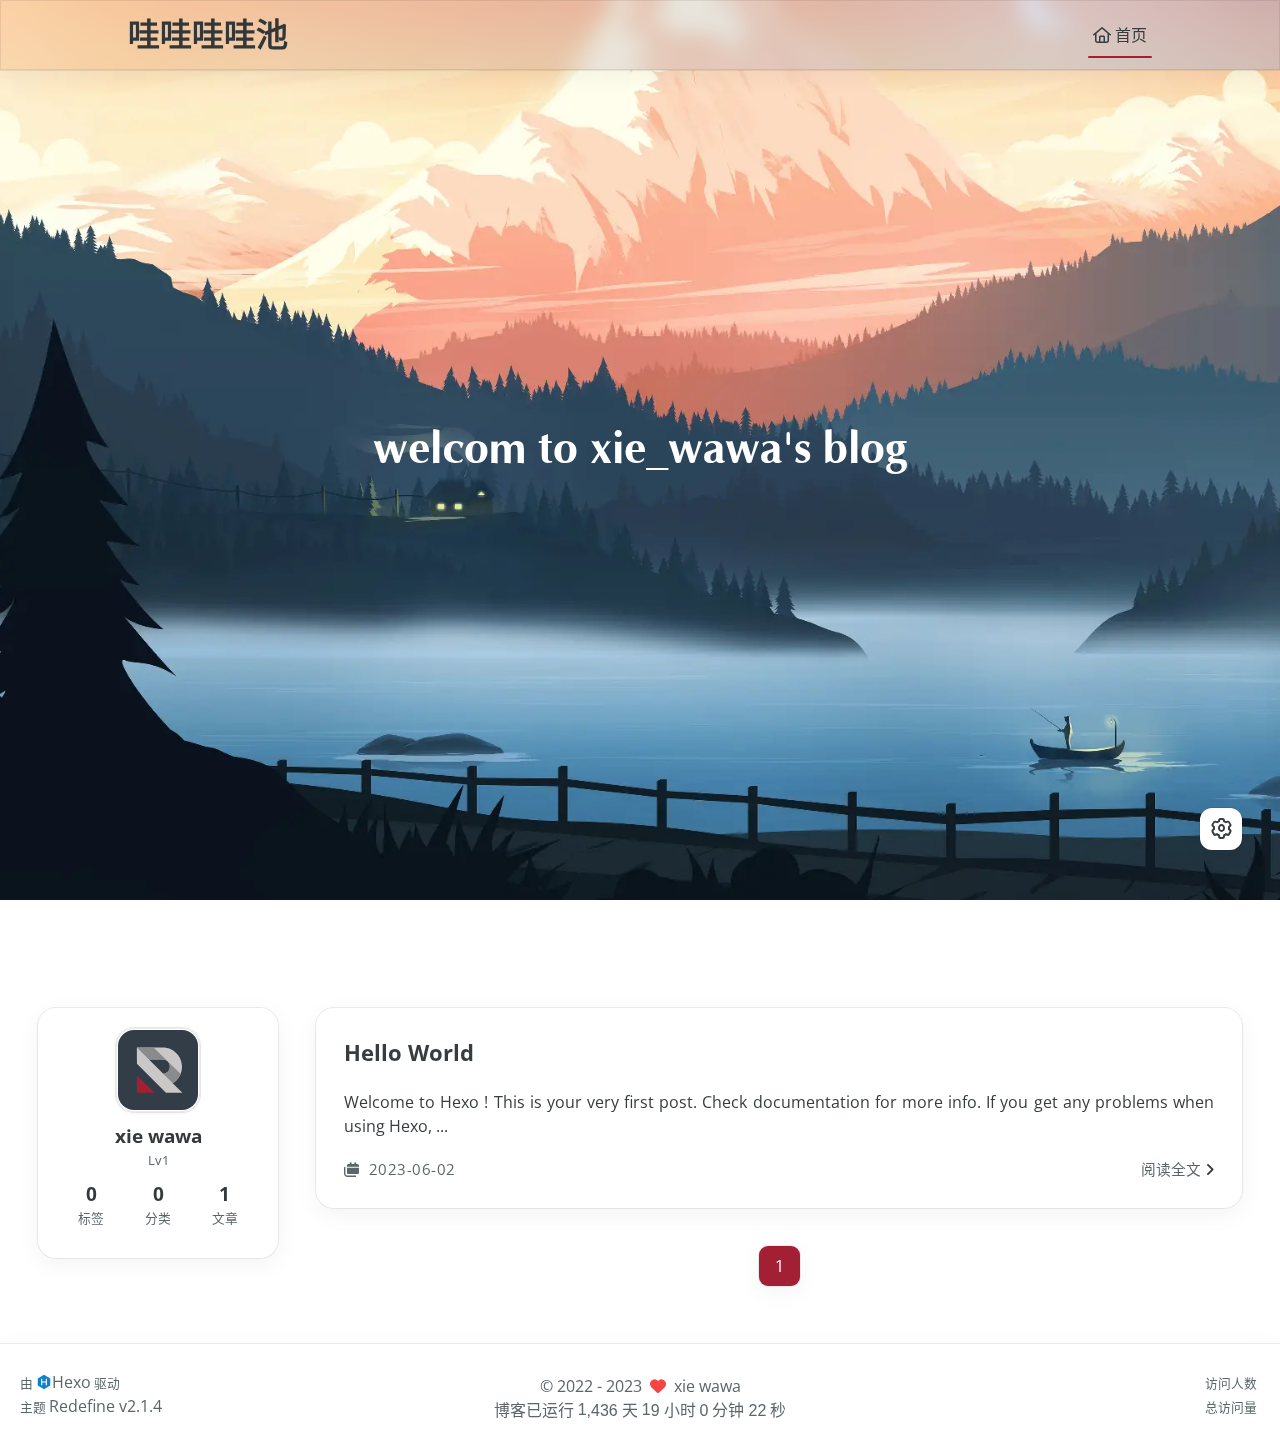
<file: index.html>
<!DOCTYPE html>
<html lang="zh-CN">
<head>
    <meta charset="utf-8">
    <meta name="viewport" content="width=device-width, initial-scale=1">
    <meta name="keywords" content="Hexo Theme Redefine">
    
    <meta name="author" content="xie wawa">
    <!-- preconnect -->
    <link rel="preconnect" href="https://fonts.googleapis.com">
    <link rel="preconnect" href="https://fonts.gstatic.com" crossorigin>
    
    
    <!--- Seo Part-->
    
    <link rel="canonical" href="http://example.com/"/>
    <meta name="robots" content="index,follow">
    <meta name="googlebot" content="index,follow">
    <meta name="revisit-after" content="1 days">
    
        <meta property="og:type" content="website">
<meta property="og:title" content="Hexo">
<meta property="og:url" content="http://example.com/index.html">
<meta property="og:site_name" content="Hexo">
<meta property="og:locale" content="zh_CN">
<meta property="article:author" content="John Doe">
<meta name="twitter:card" content="summary">
    
    
    <!--- Icon Part-->
    <link rel="icon" type="image/png" href="/images/redefine-favicon.svg" sizes="192x192">
    <link rel="apple-touch-icon" sizes="180x180" href="/images/redefine-favicon.svg">
    <meta name="theme-color" content="#A31F34">
    <link rel="shortcut icon" href="/images/redefine-favicon.svg">
    <!--- Page Info-->
    
    <title>
        
        哇哇哇哇池
    </title>
    
<link rel="stylesheet" href="/css/style.css">

    
<link rel="stylesheet" href="/assets/fonts.css">

    <!--- Font Part-->
    
    
    
        <link href="" rel="stylesheet">
    
    

    <!--- Inject Part-->
    
    <script id="hexo-configurations">
    let Global = window.Global || {};
    Global.hexo_config = {"hostname":"example.com","root":"/","language":"zh-CN"};
    Global.theme_config = {"articles":{"style":{"font_size":"16px","line_height":1.5,"image_border_radius":"14px","image_alignment":"center","image_caption":false,"link_icon":true},"word_count":{"enable":true,"count":true,"min2read":true},"author_label":{"enable":true,"auto":false,"list":[]},"code_block":{"copy":true,"style":"mac","font":{"enable":false,"family":null,"url":null}},"toc":{"enable":true,"max_depth":3,"number":false,"expand":true,"init_open":true},"copyright":true,"lazyload":true,"recommendation":{"enable":false,"title":"推荐阅读","limit":3,"placeholder":"/images/wallhaven-wqery6-light.webp","skip_dirs":[]}},"colors":{"primary":"#A31F34","secondary":null},"global":{"fonts":{"chinese":{"enable":true,"family":null,"url":null},"english":{"enable":false,"family":null,"url":null}},"content_max_width":"1000px","sidebar_width":"210px","hover":{"shadow":true,"scale":false},"scroll_progress":{"bar":false,"percentage":true},"busuanzi_counter":{"enable":true,"site_pv":true,"site_uv":true,"post_pv":true},"pjax":true,"open_graph":true,"google_analytics":{"enable":false,"id":null}},"home_banner":{"enable":true,"style":"static","image":{"light":"/images/wallhaven-wqery6-light.webp","dark":"/images/wallhaven-wqery6-dark.webp"},"title":"welcom to xie_wawa's blog","subtitle":{"text":[],"hitokoto":{"enable":false,"api":"https://v1.hitokoto.cn"},"typing_speed":100,"backing_speed":80,"starting_delay":500,"backing_delay":1500,"loop":true,"smart_backspace":true},"text_color":{"light":"#fff","dark":"#d1d1b6"},"text_style":{"title_size":"2.8rem","subtitle_size":"1.5rem","line_height":1.2},"custom_font":{"enable":false,"family":null,"url":null},"social_links":{"enable":false,"links":{"github":null,"instagram":null,"zhihu":null,"twitter":null,"email":null}}},"plugins":{"feed":{"enable":false},"aplayer":{"enable":false,"type":"fixed","audios":[{"name":null,"artist":null,"url":null,"cover":null}]},"mermaid":{"enable":false,"version":"9.3.0"}},"version":"2.1.4","navbar":{"auto_hide":false,"color":{"left":"#f78736","right":"#367df7","transparency":35},"links":{"Home":{"path":"/","icon":"fa-regular fa-house"}},"search":{"enable":false,"preload":true},"tags":{"Tags":{"icon":"fa-solid fa-tags","path":"/tags/"}},"categories":{"Categories":{"icon":"fa-solid fa-folder","path":"/categories/"}}},"page_templates":{"friends_column":2,"tags_style":"blur"},"home":{"sidebar":{"enable":true,"position":"left","first_item":"menu","announcement":null,"links":null},"article_date_format":"auto","categories":{"enable":true,"limit":3},"tags":{"enable":true,"limit":3}}};
    Global.language_ago = {"second":"%s 秒前","minute":"%s 分钟前","hour":"%s 小时前","day":"%s 天前","week":"%s 周前","month":"%s 个月前","year":"%s 年前"};
    Global.data_config = {"masonry":false};
  </script>
    
    <!--- Fontawesome Part-->
    
<link rel="stylesheet" href="/fontawesome/fontawesome.min.css">

    
<link rel="stylesheet" href="/fontawesome/brands.min.css">

    
<link rel="stylesheet" href="/fontawesome/solid.min.css">

    
<link rel="stylesheet" href="/fontawesome/regular.min.css">

    
    
    
    
<meta name="generator" content="Hexo 6.3.0"></head>


<body>
<div class="progress-bar-container">
    

    
        <span class="pjax-progress-bar"></span>
        <span class="pjax-progress-icon">
            <i class="fa-solid fa-circle-notch fa-spin"></i>
        </span>
    
</div>


<main class="page-container">

    
        

<div class="home-banner-container flex-center">
    <div class="content flex-center">
        <div class="description fade-in-down-animation" >
          welcom to xie_wawa's blog 
          
            <p><i id="subtitle"></i></p>
          
        </div>
        
    </div>
</div>



    

    <div class="main-content-container">

        <div class="main-content-header">
            <header class="navbar-container">
    
    <div class="navbar-content has-home-banner">
        <div class="left">
            
            <a class="logo-title" href="/">
                <h1>
                哇哇哇哇池
                </h1>
            </a>
        </div>

        <div class="right">
            <!-- PC -->
            <div class="desktop">
                <ul class="navbar-list">
                    
                        
                            <li class="navbar-item">
                                <!-- Menu -->
                                <a class="active" 
                                    href="/"  >
                                    
                                        
                                            <i class="fa-regular fa-house"></i>
                                        
                                        首页
                                    
                                </a>
                                <!-- Submenu -->
                                
                            </li>
                    
                    
                </ul>
            </div>
            <!-- Mobile -->
            <div class="mobile">
                
                <div class="icon-item navbar-bar">
                    <div class="navbar-bar-middle"></div>
                </div>
            </div>
        </div>
    </div>

    <!-- Mobile drawer -->
    <div class="navbar-drawer">
        <ul class="drawer-navbar-list">
            
                
                    <li class="drawer-navbar-item flex-center">
                        <a class="active" 
                        href="/"  >
                             
                                
                                    <i class="fa-regular fa-house"></i>
                                
                                首页
                            
                        </a>
                    </li>
                    <!-- Submenu -->
                    
            

        </ul>
    </div>

    <div class="window-mask"></div>

</header>


        </div>

        <div class="main-content-body">

            
                <div class="home-sidebar-container fade-in-down-animation">
    <div class="sticky-container">
        
            
            <div class="sidebar-content" >
                <div class="avatar">
                    <img src="/images/redefine-avatar.svg">
                </div>
                <div class="author">
                    <div class="name">xie wawa</div>
                    
                        <div class="label">Lv1</div>
                    
                </div>
                <div class="statistics">
                    <a class="item" href="/tags">
                        <div class="number">0</div>
                        <div class="label">标签</div>
                    </a>
                    <a class="item" href="/categories">
                        <div class="number">0</div>
                        <div class="label">分类</div>
                    </a>
                    <a class="item" href="/archives">
                        <div class="number">1</div>
                        <div class="label">文章</div>
                    </a>
                </div>
            </div>
        

    </div>
</div>

            

            <div class="main-content">

                
                    <div class="home-content-container fade-in-down-animation">
    <ul class="home-article-list">
        
            <li class="home-article-item">

                

                

                <h3 class="home-article-title">
                    <a href="/2023/06/02/hello-world/">
                        Hello World
                    </a>
                </h3>

                <div class="home-article-content markdown-body">
                    
                        Welcome to Hexo ! This is your very first post. Check documentation  for more info. If you get any problems when using Hexo, ...
                    
                </div>

                <div class="home-article-meta-info-container">
    <div class="home-article-meta-info">
        <span><i class="fa-solid fa-calendars"></i>&nbsp;
            <span class="home-article-date" data-date="Fri Jun 02 2023 15:34:36 GMT+0800">
                
                    2023-06-02
                
            </span>
        </span>
        
        
    </div>

    <a href="/2023/06/02/hello-world/">阅读全文<span class="seo-reader-text">Hello World</span>&nbsp;<i class="fa-solid fa-angle-right"></i></a>
</div>

            </li>
        
    </ul>

    <div class="home-paginator">
        <div class="paginator">
    <span class="page-number current">1</span>
</div>

    </div>
</div>

                

            </div>
            
            

        </div>

        <div class="main-content-footer">
            <footer class="footer">
    <div class="info-container">
        <div class="copyright-info">
            &copy;
            
              <span>2022</span>
              -
            
            2023&nbsp;&nbsp;<i class="fa-solid fa-heart fa-beat" style="--fa-animation-duration: 0.5s; color: #f54545"></i>&nbsp;&nbsp;<a href="/">xie wawa</a>
        </div>
        
            <script async data-pjax src="//busuanzi.ibruce.info/busuanzi/2.3/busuanzi.pure.mini.js"></script>
            <div class="website-count info-item">
                
                    <span id="busuanzi_container_site_uv" class="busuanzi_container_site_uv">
                        访问人数&nbsp;<span id="busuanzi_value_site_uv" class="busuanzi_value_site_uv"></span>
                    </span>
                
                
                    <span id="busuanzi_container_site_pv" class="busuanzi_container_site_pv">
                        总访问量&nbsp;<span id="busuanzi_value_site_pv" class="busuanzi_value_site_pv"></span>
                    </span>
                
            </div>
        
        <div class="theme-info info-item">
            <span class="powered-by-container">由 <?xml version="1.0" encoding="utf-8"?><!DOCTYPE svg PUBLIC "-//W3C//DTD SVG 1.1//EN" "http://www.w3.org/Graphics/SVG/1.1/DTD/svg11.dtd"><svg version="1.1" id="圖層_1" xmlns="http://www.w3.org/2000/svg" xmlns:xlink="http://www.w3.org/1999/xlink" x="0px" y="0px" width="1rem" height="1rem" viewBox="0 0 512 512" enable-background="new 0 0 512 512" xml:space="preserve"><path fill="#0E83CD" d="M256.4,25.8l-200,115.5L56,371.5l199.6,114.7l200-115.5l0.4-230.2L256.4,25.8z M349,354.6l-18.4,10.7l-18.6-11V275H200v79.6l-18.4,10.7l-18.6-11v-197l18.5-10.6l18.5,10.8V237h112v-79.6l18.5-10.6l18.5,10.8V354.6z"/></svg><a target="_blank" href="https://hexo.io">Hexo</a> 驱动</span>
                <br>
            <span class="theme-version-container">主题&nbsp;<a class="theme-version" target="_blank" href="https://github.com/EvanNotFound/hexo-theme-redefine">Redefine v2.1.4</a>
        </div>
        
        
        
            <div id="start_div" style="display:none">
                2022/8/17 11:45:14
            </div>
            <div>
                博客已运行 <span class="odometer" id="runtime_days" ></span> 天 <span class="odometer" id="runtime_hours"></span> 小时 <span class="odometer" id="runtime_minutes"></span> 分钟 <span class="odometer" id="runtime_seconds"></span> 秒
            </div>
        
        
        
            <script async data-pjax>
                try {
                    function odometer_init() {
                    const elements = document.querySelectorAll('.odometer');
                    elements.forEach(el => {
                        new Odometer({
                            el,
                            format: '( ddd).dd',
                            duration: 200
                        });
                    });
                    }
                    odometer_init();
                } catch (error) {}
            </script>
        
        
        
    </div>  
</footer>
        </div>
    </div>

    

    <div class="right-side-tools-container">
        <div class="side-tools-container">
    <ul class="hidden-tools-list">
        <li class="right-bottom-tools tool-font-adjust-plus flex-center">
            <i class="fa-regular fa-magnifying-glass-plus"></i>
        </li>

        <li class="right-bottom-tools tool-font-adjust-minus flex-center">
            <i class="fa-regular fa-magnifying-glass-minus"></i>
        </li>

        <li class="right-bottom-tools tool-expand-width flex-center">
            <i class="fa-regular fa-expand"></i>
        </li>

        <li class="right-bottom-tools tool-dark-light-toggle flex-center">
            <i class="fa-regular fa-moon"></i>
        </li>

        <!-- rss -->
        

        

        <li class="right-bottom-tools tool-scroll-to-bottom flex-center">
            <i class="fa-regular fa-arrow-down"></i>
        </li>
    </ul>

    <ul class="visible-tools-list">
        <li class="right-bottom-tools toggle-tools-list flex-center">
            <i class="fa-regular fa-cog fa-spin"></i>
        </li>
        
            <li class="right-bottom-tools tool-scroll-to-top flex-center">
                <i class="arrow-up fas fa-arrow-up"></i>
                <span class="percent"></span>
            </li>
        
        
    </ul>
</div>

    </div>

    <div class="image-viewer-container">
    <img src="">
</div>


    


</main>





<script src="/js/utils.js"></script>

<script src="/js/main.js"></script>

<script src="/js/layouts/navbarShrink.js"></script>

<script src="/js/tools/scrollTopBottom.js"></script>

<script src="/js/tools/lightDarkSwitch.js"></script>





    
<script src="/js/tools/codeBlock.js"></script>




    
<script src="/js/layouts/lazyload.js"></script>




    
<script src="/js/tools/runtime.js"></script>

    
<script src="/js/layouts/odometer.min.js"></script>

    
<link rel="stylesheet" href="/assets/odometer-theme-minimal.css">




  
<script src="/js/libs/Typed.min.js"></script>

  
<script src="/js/plugins/typed.js"></script>







<div class="post-scripts pjax">
    
</div>


    
<script src="/js/libs/pjax.min.js"></script>

<script>
    window.addEventListener('DOMContentLoaded', () => {
        window.pjax = new Pjax({
            selectors: [
                'head title',
                '.page-container',
                '.pjax',
            ],
            history: true,
            debug: false,
            cacheBust: false,
            timeout: 0,
            analytics: false,
            currentUrlFullReload: false,
            scrollRestoration: false,
            // scrollTo: true,
        });

        document.addEventListener('pjax:send', () => {
            Global.utils.pjaxProgressBarStart();
        });

        document.addEventListener('pjax:complete', () => {
            Global.utils.pjaxProgressBarEnd();
            window.pjax.executeScripts(document.querySelectorAll('script[data-pjax], .pjax script'));
            Global.refresh();
        });
    });
</script>




</body>
</html>
</file>
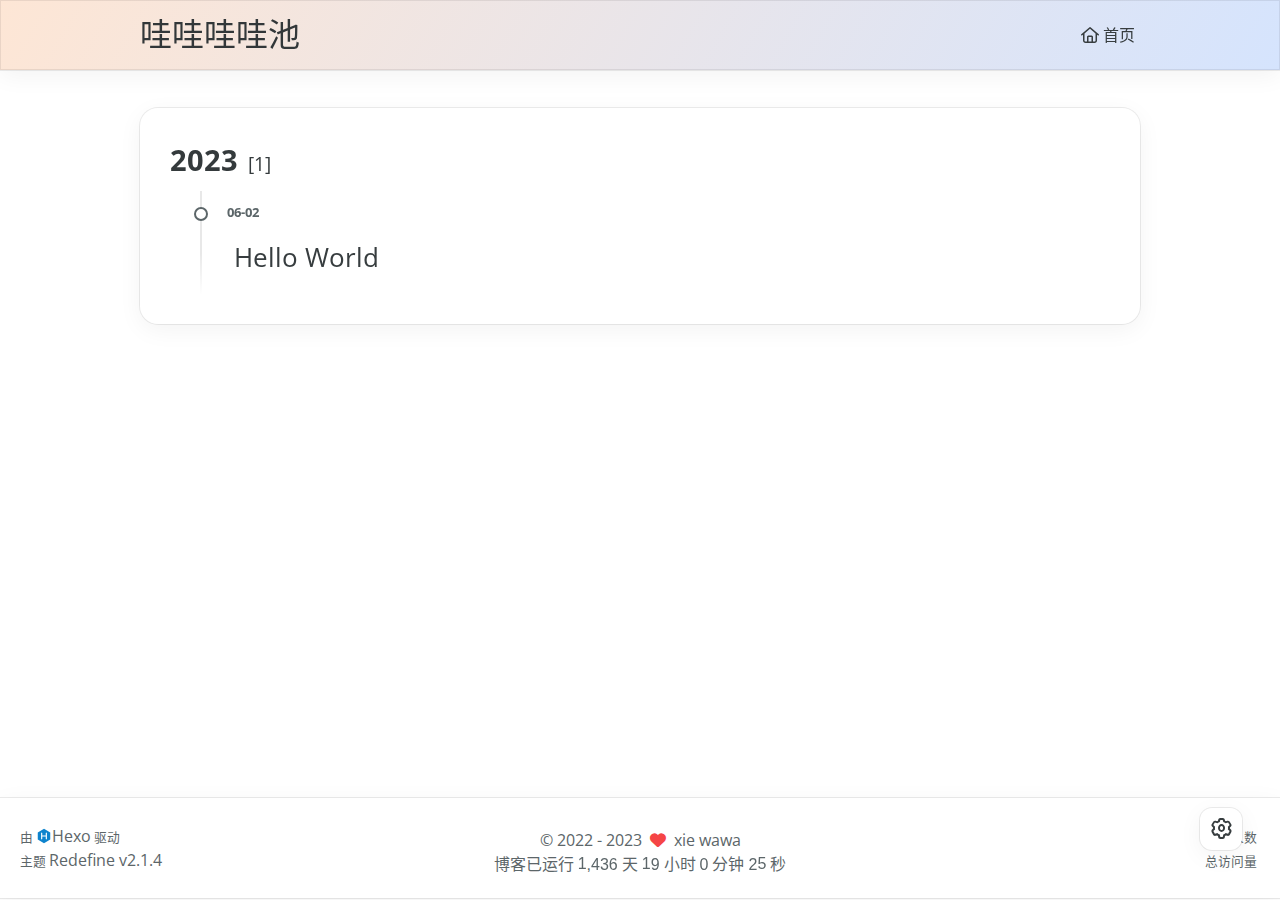
<file: archives/index.html>
<!DOCTYPE html>
<html lang="zh-CN">
<head>
    <meta charset="utf-8">
    <meta name="viewport" content="width=device-width, initial-scale=1">
    <meta name="keywords" content="Hexo Theme Redefine">
    
    <meta name="author" content="xie wawa">
    <!-- preconnect -->
    <link rel="preconnect" href="https://fonts.googleapis.com">
    <link rel="preconnect" href="https://fonts.gstatic.com" crossorigin>
    
    
    <!--- Seo Part-->
    
    <link rel="canonical" href="http://example.com/archives/"/>
    <meta name="robots" content="index,follow">
    <meta name="googlebot" content="index,follow">
    <meta name="revisit-after" content="1 days">
    
        <meta property="og:type" content="website">
<meta property="og:title" content="Hexo">
<meta property="og:url" content="http://example.com/archives/index.html">
<meta property="og:site_name" content="Hexo">
<meta property="og:locale" content="zh_CN">
<meta property="article:author" content="John Doe">
<meta name="twitter:card" content="summary">
    
    
    <!--- Icon Part-->
    <link rel="icon" type="image/png" href="/images/redefine-favicon.svg" sizes="192x192">
    <link rel="apple-touch-icon" sizes="180x180" href="/images/redefine-favicon.svg">
    <meta name="theme-color" content="#A31F34">
    <link rel="shortcut icon" href="/images/redefine-favicon.svg">
    <!--- Page Info-->
    
    <title>
        
            归档 -
        
        哇哇哇哇池
    </title>
    
<link rel="stylesheet" href="/css/style.css">

    
<link rel="stylesheet" href="/assets/fonts.css">

    <!--- Font Part-->
    
    
    
        <link href="" rel="stylesheet">
    
    

    <!--- Inject Part-->
    
    <script id="hexo-configurations">
    let Global = window.Global || {};
    Global.hexo_config = {"hostname":"example.com","root":"/","language":"zh-CN"};
    Global.theme_config = {"articles":{"style":{"font_size":"16px","line_height":1.5,"image_border_radius":"14px","image_alignment":"center","image_caption":false,"link_icon":true},"word_count":{"enable":true,"count":true,"min2read":true},"author_label":{"enable":true,"auto":false,"list":[]},"code_block":{"copy":true,"style":"mac","font":{"enable":false,"family":null,"url":null}},"toc":{"enable":true,"max_depth":3,"number":false,"expand":true,"init_open":true},"copyright":true,"lazyload":true,"recommendation":{"enable":false,"title":"推荐阅读","limit":3,"placeholder":"/images/wallhaven-wqery6-light.webp","skip_dirs":[]}},"colors":{"primary":"#A31F34","secondary":null},"global":{"fonts":{"chinese":{"enable":true,"family":null,"url":null},"english":{"enable":false,"family":null,"url":null}},"content_max_width":"1000px","sidebar_width":"210px","hover":{"shadow":true,"scale":false},"scroll_progress":{"bar":false,"percentage":true},"busuanzi_counter":{"enable":true,"site_pv":true,"site_uv":true,"post_pv":true},"pjax":true,"open_graph":true,"google_analytics":{"enable":false,"id":null}},"home_banner":{"enable":true,"style":"static","image":{"light":"/images/wallhaven-wqery6-light.webp","dark":"/images/wallhaven-wqery6-dark.webp"},"title":"welcom to xie_wawa's blog","subtitle":{"text":[],"hitokoto":{"enable":false,"api":"https://v1.hitokoto.cn"},"typing_speed":100,"backing_speed":80,"starting_delay":500,"backing_delay":1500,"loop":true,"smart_backspace":true},"text_color":{"light":"#fff","dark":"#d1d1b6"},"text_style":{"title_size":"2.8rem","subtitle_size":"1.5rem","line_height":1.2},"custom_font":{"enable":false,"family":null,"url":null},"social_links":{"enable":false,"links":{"github":null,"instagram":null,"zhihu":null,"twitter":null,"email":null}}},"plugins":{"feed":{"enable":false},"aplayer":{"enable":false,"type":"fixed","audios":[{"name":null,"artist":null,"url":null,"cover":null}]},"mermaid":{"enable":false,"version":"9.3.0"}},"version":"2.1.4","navbar":{"auto_hide":false,"color":{"left":"#f78736","right":"#367df7","transparency":35},"links":{"Home":{"path":"/","icon":"fa-regular fa-house"}},"search":{"enable":false,"preload":true},"tags":{"Tags":{"icon":"fa-solid fa-tags","path":"/tags/"}},"categories":{"Categories":{"icon":"fa-solid fa-folder","path":"/categories/"}}},"page_templates":{"friends_column":2,"tags_style":"blur"},"home":{"sidebar":{"enable":true,"position":"left","first_item":"menu","announcement":null,"links":null},"article_date_format":"auto","categories":{"enable":true,"limit":3},"tags":{"enable":true,"limit":3}}};
    Global.language_ago = {"second":"%s 秒前","minute":"%s 分钟前","hour":"%s 小时前","day":"%s 天前","week":"%s 周前","month":"%s 个月前","year":"%s 年前"};
    Global.data_config = {"masonry":false};
  </script>
    
    <!--- Fontawesome Part-->
    
<link rel="stylesheet" href="/fontawesome/fontawesome.min.css">

    
<link rel="stylesheet" href="/fontawesome/brands.min.css">

    
<link rel="stylesheet" href="/fontawesome/solid.min.css">

    
<link rel="stylesheet" href="/fontawesome/regular.min.css">

    
    
    
    
<meta name="generator" content="Hexo 6.3.0"></head>


<body>
<div class="progress-bar-container">
    

    
        <span class="pjax-progress-bar"></span>
        <span class="pjax-progress-icon">
            <i class="fa-solid fa-circle-notch fa-spin"></i>
        </span>
    
</div>


<main class="page-container">

    

    <div class="main-content-container">

        <div class="main-content-header">
            <header class="navbar-container">
    
    <div class="navbar-content">
        <div class="left">
            
            <a class="logo-title" href="/">
                
                哇哇哇哇池
                
            </a>
        </div>

        <div class="right">
            <!-- PC -->
            <div class="desktop">
                <ul class="navbar-list">
                    
                        
                            <li class="navbar-item">
                                <!-- Menu -->
                                <a class="" 
                                    href="/"  >
                                    
                                        
                                            <i class="fa-regular fa-house"></i>
                                        
                                        首页
                                    
                                </a>
                                <!-- Submenu -->
                                
                            </li>
                    
                    
                </ul>
            </div>
            <!-- Mobile -->
            <div class="mobile">
                
                <div class="icon-item navbar-bar">
                    <div class="navbar-bar-middle"></div>
                </div>
            </div>
        </div>
    </div>

    <!-- Mobile drawer -->
    <div class="navbar-drawer">
        <ul class="drawer-navbar-list">
            
                
                    <li class="drawer-navbar-item flex-center">
                        <a class="" 
                        href="/"  >
                             
                                
                                    <i class="fa-regular fa-house"></i>
                                
                                首页
                            
                        </a>
                    </li>
                    <!-- Submenu -->
                    
            

        </ul>
    </div>

    <div class="window-mask"></div>

</header>


        </div>

        <div class="main-content-body">

            

            <div class="main-content">

                
                    <div class="fade-in-down-animation">
    <div class="archive-container ">
        
<div class="archive-list-container">
    
        <section class="archive-item">
            <div class="archive-item-header">
                <span class="archive-year">2023</span>
                <span class="archive-year-post-count">[1]</span>
            </div>
            <ul class="article-list">
              
              <li class="article-item" date-is='06-02'>
                <a href="/2023/06/02/hello-world/">
                  <span class="article-title">Hello World</span>
                </a>
              </li>
              
            </ul>
        </section>
    
</div>

    </div>
</div>

                

            </div>
            
            

        </div>

        <div class="main-content-footer">
            <footer class="footer">
    <div class="info-container">
        <div class="copyright-info">
            &copy;
            
              <span>2022</span>
              -
            
            2023&nbsp;&nbsp;<i class="fa-solid fa-heart fa-beat" style="--fa-animation-duration: 0.5s; color: #f54545"></i>&nbsp;&nbsp;<a href="/">xie wawa</a>
        </div>
        
            <script async data-pjax src="//busuanzi.ibruce.info/busuanzi/2.3/busuanzi.pure.mini.js"></script>
            <div class="website-count info-item">
                
                    <span id="busuanzi_container_site_uv" class="busuanzi_container_site_uv">
                        访问人数&nbsp;<span id="busuanzi_value_site_uv" class="busuanzi_value_site_uv"></span>
                    </span>
                
                
                    <span id="busuanzi_container_site_pv" class="busuanzi_container_site_pv">
                        总访问量&nbsp;<span id="busuanzi_value_site_pv" class="busuanzi_value_site_pv"></span>
                    </span>
                
            </div>
        
        <div class="theme-info info-item">
            <span class="powered-by-container">由 <?xml version="1.0" encoding="utf-8"?><!DOCTYPE svg PUBLIC "-//W3C//DTD SVG 1.1//EN" "http://www.w3.org/Graphics/SVG/1.1/DTD/svg11.dtd"><svg version="1.1" id="圖層_1" xmlns="http://www.w3.org/2000/svg" xmlns:xlink="http://www.w3.org/1999/xlink" x="0px" y="0px" width="1rem" height="1rem" viewBox="0 0 512 512" enable-background="new 0 0 512 512" xml:space="preserve"><path fill="#0E83CD" d="M256.4,25.8l-200,115.5L56,371.5l199.6,114.7l200-115.5l0.4-230.2L256.4,25.8z M349,354.6l-18.4,10.7l-18.6-11V275H200v79.6l-18.4,10.7l-18.6-11v-197l18.5-10.6l18.5,10.8V237h112v-79.6l18.5-10.6l18.5,10.8V354.6z"/></svg><a target="_blank" href="https://hexo.io">Hexo</a> 驱动</span>
                <br>
            <span class="theme-version-container">主题&nbsp;<a class="theme-version" target="_blank" href="https://github.com/EvanNotFound/hexo-theme-redefine">Redefine v2.1.4</a>
        </div>
        
        
        
            <div id="start_div" style="display:none">
                2022/8/17 11:45:14
            </div>
            <div>
                博客已运行 <span class="odometer" id="runtime_days" ></span> 天 <span class="odometer" id="runtime_hours"></span> 小时 <span class="odometer" id="runtime_minutes"></span> 分钟 <span class="odometer" id="runtime_seconds"></span> 秒
            </div>
        
        
        
            <script async data-pjax>
                try {
                    function odometer_init() {
                    const elements = document.querySelectorAll('.odometer');
                    elements.forEach(el => {
                        new Odometer({
                            el,
                            format: '( ddd).dd',
                            duration: 200
                        });
                    });
                    }
                    odometer_init();
                } catch (error) {}
            </script>
        
        
        
    </div>  
</footer>
        </div>
    </div>

    

    <div class="right-side-tools-container">
        <div class="side-tools-container">
    <ul class="hidden-tools-list">
        <li class="right-bottom-tools tool-font-adjust-plus flex-center">
            <i class="fa-regular fa-magnifying-glass-plus"></i>
        </li>

        <li class="right-bottom-tools tool-font-adjust-minus flex-center">
            <i class="fa-regular fa-magnifying-glass-minus"></i>
        </li>

        <li class="right-bottom-tools tool-expand-width flex-center">
            <i class="fa-regular fa-expand"></i>
        </li>

        <li class="right-bottom-tools tool-dark-light-toggle flex-center">
            <i class="fa-regular fa-moon"></i>
        </li>

        <!-- rss -->
        

        

        <li class="right-bottom-tools tool-scroll-to-bottom flex-center">
            <i class="fa-regular fa-arrow-down"></i>
        </li>
    </ul>

    <ul class="visible-tools-list">
        <li class="right-bottom-tools toggle-tools-list flex-center">
            <i class="fa-regular fa-cog fa-spin"></i>
        </li>
        
            <li class="right-bottom-tools tool-scroll-to-top flex-center">
                <i class="arrow-up fas fa-arrow-up"></i>
                <span class="percent"></span>
            </li>
        
        
    </ul>
</div>

    </div>

    <div class="image-viewer-container">
    <img src="">
</div>


    


</main>




<script src="/js/utils.js"></script>

<script src="/js/main.js"></script>

<script src="/js/layouts/navbarShrink.js"></script>

<script src="/js/tools/scrollTopBottom.js"></script>

<script src="/js/tools/lightDarkSwitch.js"></script>





    
<script src="/js/tools/codeBlock.js"></script>




    
<script src="/js/layouts/lazyload.js"></script>




    
<script src="/js/tools/runtime.js"></script>

    
<script src="/js/layouts/odometer.min.js"></script>

    
<link rel="stylesheet" href="/assets/odometer-theme-minimal.css">




  
<script src="/js/libs/Typed.min.js"></script>

  
<script src="/js/plugins/typed.js"></script>







<div class="post-scripts pjax">
    
</div>


    
<script src="/js/libs/pjax.min.js"></script>

<script>
    window.addEventListener('DOMContentLoaded', () => {
        window.pjax = new Pjax({
            selectors: [
                'head title',
                '.page-container',
                '.pjax',
            ],
            history: true,
            debug: false,
            cacheBust: false,
            timeout: 0,
            analytics: false,
            currentUrlFullReload: false,
            scrollRestoration: false,
            // scrollTo: true,
        });

        document.addEventListener('pjax:send', () => {
            Global.utils.pjaxProgressBarStart();
        });

        document.addEventListener('pjax:complete', () => {
            Global.utils.pjaxProgressBarEnd();
            window.pjax.executeScripts(document.querySelectorAll('script[data-pjax], .pjax script'));
            Global.refresh();
        });
    });
</script>




</body>
</html>
</file>
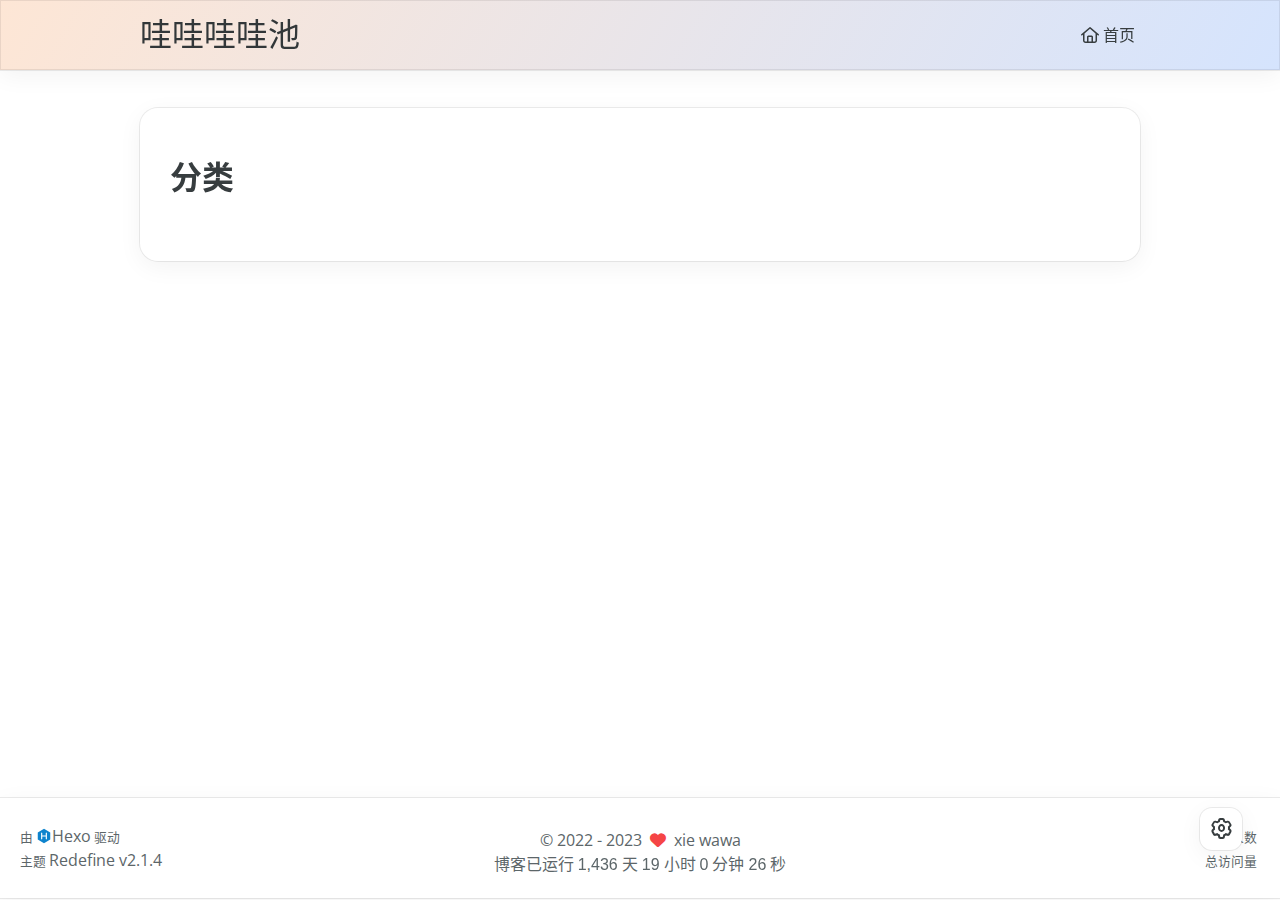
<file: categories/index.html>
<!DOCTYPE html>
<html lang="zh-CN">
<head>
    <meta charset="utf-8">
    <meta name="viewport" content="width=device-width, initial-scale=1">
    <meta name="keywords" content="Hexo Theme Redefine">
    
    <meta name="author" content="xie wawa">
    <!-- preconnect -->
    <link rel="preconnect" href="https://fonts.googleapis.com">
    <link rel="preconnect" href="https://fonts.gstatic.com" crossorigin>
    
    
    <!--- Seo Part-->
    
    <link rel="canonical" href="http://example.com/categories/"/>
    <meta name="robots" content="index,follow">
    <meta name="googlebot" content="index,follow">
    <meta name="revisit-after" content="1 days">
    
        <meta property="og:type" content="website">
<meta property="og:title" content="categories">
<meta property="og:url" content="http://example.com/categories/index.html">
<meta property="og:site_name" content="Hexo">
<meta property="og:locale" content="zh_CN">
<meta property="article:published_time" content="2023-06-02T12:32:25.000Z">
<meta property="article:modified_time" content="2023-06-02T12:32:25.034Z">
<meta property="article:author" content="John Doe">
<meta name="twitter:card" content="summary">
    
    
    <!--- Icon Part-->
    <link rel="icon" type="image/png" href="/images/redefine-favicon.svg" sizes="192x192">
    <link rel="apple-touch-icon" sizes="180x180" href="/images/redefine-favicon.svg">
    <meta name="theme-color" content="#A31F34">
    <link rel="shortcut icon" href="/images/redefine-favicon.svg">
    <!--- Page Info-->
    
    <title>
        
            分类 -
        
        哇哇哇哇池
    </title>
    
<link rel="stylesheet" href="/css/style.css">

    
<link rel="stylesheet" href="/assets/fonts.css">

    <!--- Font Part-->
    
    
    
        <link href="" rel="stylesheet">
    
    

    <!--- Inject Part-->
    
    <script id="hexo-configurations">
    let Global = window.Global || {};
    Global.hexo_config = {"hostname":"example.com","root":"/","language":"zh-CN"};
    Global.theme_config = {"articles":{"style":{"font_size":"16px","line_height":1.5,"image_border_radius":"14px","image_alignment":"center","image_caption":false,"link_icon":true},"word_count":{"enable":true,"count":true,"min2read":true},"author_label":{"enable":true,"auto":false,"list":[]},"code_block":{"copy":true,"style":"mac","font":{"enable":false,"family":null,"url":null}},"toc":{"enable":true,"max_depth":3,"number":false,"expand":true,"init_open":true},"copyright":true,"lazyload":true,"recommendation":{"enable":false,"title":"推荐阅读","limit":3,"placeholder":"/images/wallhaven-wqery6-light.webp","skip_dirs":[]}},"colors":{"primary":"#A31F34","secondary":null},"global":{"fonts":{"chinese":{"enable":true,"family":null,"url":null},"english":{"enable":false,"family":null,"url":null}},"content_max_width":"1000px","sidebar_width":"210px","hover":{"shadow":true,"scale":false},"scroll_progress":{"bar":false,"percentage":true},"busuanzi_counter":{"enable":true,"site_pv":true,"site_uv":true,"post_pv":true},"pjax":true,"open_graph":true,"google_analytics":{"enable":false,"id":null}},"home_banner":{"enable":true,"style":"static","image":{"light":"/images/wallhaven-wqery6-light.webp","dark":"/images/wallhaven-wqery6-dark.webp"},"title":"welcom to xie_wawa's blog","subtitle":{"text":[],"hitokoto":{"enable":false,"api":"https://v1.hitokoto.cn"},"typing_speed":100,"backing_speed":80,"starting_delay":500,"backing_delay":1500,"loop":true,"smart_backspace":true},"text_color":{"light":"#fff","dark":"#d1d1b6"},"text_style":{"title_size":"2.8rem","subtitle_size":"1.5rem","line_height":1.2},"custom_font":{"enable":false,"family":null,"url":null},"social_links":{"enable":false,"links":{"github":null,"instagram":null,"zhihu":null,"twitter":null,"email":null}}},"plugins":{"feed":{"enable":false},"aplayer":{"enable":false,"type":"fixed","audios":[{"name":null,"artist":null,"url":null,"cover":null}]},"mermaid":{"enable":false,"version":"9.3.0"}},"version":"2.1.4","navbar":{"auto_hide":false,"color":{"left":"#f78736","right":"#367df7","transparency":35},"links":{"Home":{"path":"/","icon":"fa-regular fa-house"}},"search":{"enable":false,"preload":true},"tags":{"Tags":{"icon":"fa-solid fa-tags","path":"/tags/"}},"categories":{"Categories":{"icon":"fa-solid fa-folder","path":"/categories/"}}},"page_templates":{"friends_column":2,"tags_style":"blur"},"home":{"sidebar":{"enable":true,"position":"left","first_item":"menu","announcement":null,"links":null},"article_date_format":"auto","categories":{"enable":true,"limit":3},"tags":{"enable":true,"limit":3}}};
    Global.language_ago = {"second":"%s 秒前","minute":"%s 分钟前","hour":"%s 小时前","day":"%s 天前","week":"%s 周前","month":"%s 个月前","year":"%s 年前"};
    Global.data_config = {"masonry":false};
  </script>
    
    <!--- Fontawesome Part-->
    
<link rel="stylesheet" href="/fontawesome/fontawesome.min.css">

    
<link rel="stylesheet" href="/fontawesome/brands.min.css">

    
<link rel="stylesheet" href="/fontawesome/solid.min.css">

    
<link rel="stylesheet" href="/fontawesome/regular.min.css">

    
    
    
    
<meta name="generator" content="Hexo 6.3.0"></head>


<body>
<div class="progress-bar-container">
    

    
        <span class="pjax-progress-bar"></span>
        <span class="pjax-progress-icon">
            <i class="fa-solid fa-circle-notch fa-spin"></i>
        </span>
    
</div>


<main class="page-container">

    

    <div class="main-content-container">

        <div class="main-content-header">
            <header class="navbar-container">
    
    <div class="navbar-content">
        <div class="left">
            
            <a class="logo-title" href="/">
                
                哇哇哇哇池
                
            </a>
        </div>

        <div class="right">
            <!-- PC -->
            <div class="desktop">
                <ul class="navbar-list">
                    
                        
                            <li class="navbar-item">
                                <!-- Menu -->
                                <a class="" 
                                    href="/"  >
                                    
                                        
                                            <i class="fa-regular fa-house"></i>
                                        
                                        首页
                                    
                                </a>
                                <!-- Submenu -->
                                
                            </li>
                    
                    
                </ul>
            </div>
            <!-- Mobile -->
            <div class="mobile">
                
                <div class="icon-item navbar-bar">
                    <div class="navbar-bar-middle"></div>
                </div>
            </div>
        </div>
    </div>

    <!-- Mobile drawer -->
    <div class="navbar-drawer">
        <ul class="drawer-navbar-list">
            
                
                    <li class="drawer-navbar-item flex-center">
                        <a class="" 
                        href="/"  >
                             
                                
                                    <i class="fa-regular fa-house"></i>
                                
                                首页
                            
                        </a>
                    </li>
                    <!-- Submenu -->
                    
            

        </ul>
    </div>

    <div class="window-mask"></div>

</header>


        </div>

        <div class="main-content-body">

            

            <div class="main-content">

                
                    <div class="fade-in-down-animation">
    <div class="category-list-container">
        <div class="tagcloud-header">
            <h1 style="margin: 15px 0px; margin-bottom: 30px;">分类</h1>
        </div>
        <div class="category-list-content">
            
        </div>
        <div class="category-comments">
            
        </div>
    </div>
</div>


                

            </div>
            
            

        </div>

        <div class="main-content-footer">
            <footer class="footer">
    <div class="info-container">
        <div class="copyright-info">
            &copy;
            
              <span>2022</span>
              -
            
            2023&nbsp;&nbsp;<i class="fa-solid fa-heart fa-beat" style="--fa-animation-duration: 0.5s; color: #f54545"></i>&nbsp;&nbsp;<a href="/">xie wawa</a>
        </div>
        
            <script async data-pjax src="//busuanzi.ibruce.info/busuanzi/2.3/busuanzi.pure.mini.js"></script>
            <div class="website-count info-item">
                
                    <span id="busuanzi_container_site_uv" class="busuanzi_container_site_uv">
                        访问人数&nbsp;<span id="busuanzi_value_site_uv" class="busuanzi_value_site_uv"></span>
                    </span>
                
                
                    <span id="busuanzi_container_site_pv" class="busuanzi_container_site_pv">
                        总访问量&nbsp;<span id="busuanzi_value_site_pv" class="busuanzi_value_site_pv"></span>
                    </span>
                
            </div>
        
        <div class="theme-info info-item">
            <span class="powered-by-container">由 <?xml version="1.0" encoding="utf-8"?><!DOCTYPE svg PUBLIC "-//W3C//DTD SVG 1.1//EN" "http://www.w3.org/Graphics/SVG/1.1/DTD/svg11.dtd"><svg version="1.1" id="圖層_1" xmlns="http://www.w3.org/2000/svg" xmlns:xlink="http://www.w3.org/1999/xlink" x="0px" y="0px" width="1rem" height="1rem" viewBox="0 0 512 512" enable-background="new 0 0 512 512" xml:space="preserve"><path fill="#0E83CD" d="M256.4,25.8l-200,115.5L56,371.5l199.6,114.7l200-115.5l0.4-230.2L256.4,25.8z M349,354.6l-18.4,10.7l-18.6-11V275H200v79.6l-18.4,10.7l-18.6-11v-197l18.5-10.6l18.5,10.8V237h112v-79.6l18.5-10.6l18.5,10.8V354.6z"/></svg><a target="_blank" href="https://hexo.io">Hexo</a> 驱动</span>
                <br>
            <span class="theme-version-container">主题&nbsp;<a class="theme-version" target="_blank" href="https://github.com/EvanNotFound/hexo-theme-redefine">Redefine v2.1.4</a>
        </div>
        
        
        
            <div id="start_div" style="display:none">
                2022/8/17 11:45:14
            </div>
            <div>
                博客已运行 <span class="odometer" id="runtime_days" ></span> 天 <span class="odometer" id="runtime_hours"></span> 小时 <span class="odometer" id="runtime_minutes"></span> 分钟 <span class="odometer" id="runtime_seconds"></span> 秒
            </div>
        
        
        
            <script async data-pjax>
                try {
                    function odometer_init() {
                    const elements = document.querySelectorAll('.odometer');
                    elements.forEach(el => {
                        new Odometer({
                            el,
                            format: '( ddd).dd',
                            duration: 200
                        });
                    });
                    }
                    odometer_init();
                } catch (error) {}
            </script>
        
        
        
    </div>  
</footer>
        </div>
    </div>

    

    <div class="right-side-tools-container">
        <div class="side-tools-container">
    <ul class="hidden-tools-list">
        <li class="right-bottom-tools tool-font-adjust-plus flex-center">
            <i class="fa-regular fa-magnifying-glass-plus"></i>
        </li>

        <li class="right-bottom-tools tool-font-adjust-minus flex-center">
            <i class="fa-regular fa-magnifying-glass-minus"></i>
        </li>

        <li class="right-bottom-tools tool-expand-width flex-center">
            <i class="fa-regular fa-expand"></i>
        </li>

        <li class="right-bottom-tools tool-dark-light-toggle flex-center">
            <i class="fa-regular fa-moon"></i>
        </li>

        <!-- rss -->
        

        

        <li class="right-bottom-tools tool-scroll-to-bottom flex-center">
            <i class="fa-regular fa-arrow-down"></i>
        </li>
    </ul>

    <ul class="visible-tools-list">
        <li class="right-bottom-tools toggle-tools-list flex-center">
            <i class="fa-regular fa-cog fa-spin"></i>
        </li>
        
            <li class="right-bottom-tools tool-scroll-to-top flex-center">
                <i class="arrow-up fas fa-arrow-up"></i>
                <span class="percent"></span>
            </li>
        
        
    </ul>
</div>

    </div>

    <div class="image-viewer-container">
    <img src="">
</div>


    


</main>




<script src="/js/utils.js"></script>

<script src="/js/main.js"></script>

<script src="/js/layouts/navbarShrink.js"></script>

<script src="/js/tools/scrollTopBottom.js"></script>

<script src="/js/tools/lightDarkSwitch.js"></script>





    
<script src="/js/tools/codeBlock.js"></script>




    
<script src="/js/layouts/lazyload.js"></script>




    
<script src="/js/tools/runtime.js"></script>

    
<script src="/js/layouts/odometer.min.js"></script>

    
<link rel="stylesheet" href="/assets/odometer-theme-minimal.css">




  
<script src="/js/libs/Typed.min.js"></script>

  
<script src="/js/plugins/typed.js"></script>







<div class="post-scripts pjax">
    
</div>


    
<script src="/js/libs/pjax.min.js"></script>

<script>
    window.addEventListener('DOMContentLoaded', () => {
        window.pjax = new Pjax({
            selectors: [
                'head title',
                '.page-container',
                '.pjax',
            ],
            history: true,
            debug: false,
            cacheBust: false,
            timeout: 0,
            analytics: false,
            currentUrlFullReload: false,
            scrollRestoration: false,
            // scrollTo: true,
        });

        document.addEventListener('pjax:send', () => {
            Global.utils.pjaxProgressBarStart();
        });

        document.addEventListener('pjax:complete', () => {
            Global.utils.pjaxProgressBarEnd();
            window.pjax.executeScripts(document.querySelectorAll('script[data-pjax], .pjax script'));
            Global.refresh();
        });
    });
</script>




</body>
</html>
</file>
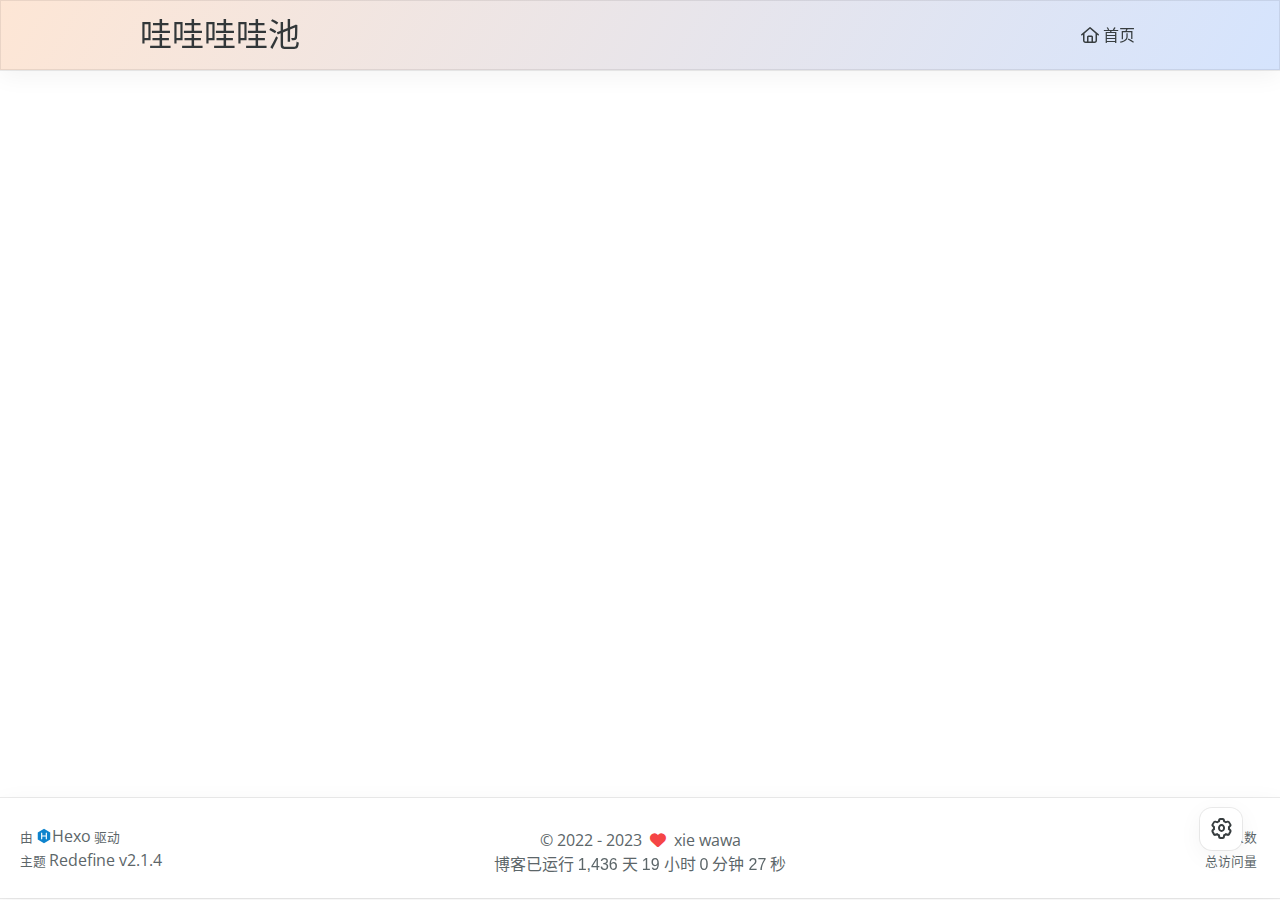
<file: tags/index.html>
<!DOCTYPE html>
<html lang="zh-CN">
<head>
    <meta charset="utf-8">
    <meta name="viewport" content="width=device-width, initial-scale=1">
    <meta name="keywords" content="Hexo Theme Redefine">
    
    <meta name="author" content="xie wawa">
    <!-- preconnect -->
    <link rel="preconnect" href="https://fonts.googleapis.com">
    <link rel="preconnect" href="https://fonts.gstatic.com" crossorigin>
    
    
    <!--- Seo Part-->
    
    <link rel="canonical" href="http://example.com/tags/"/>
    <meta name="robots" content="index,follow">
    <meta name="googlebot" content="index,follow">
    <meta name="revisit-after" content="1 days">
    
        <meta property="og:type" content="website">
<meta property="og:title" content="tags">
<meta property="og:url" content="http://example.com/tags/index.html">
<meta property="og:site_name" content="Hexo">
<meta property="og:locale" content="zh_CN">
<meta property="article:published_time" content="2023-06-02T12:30:16.000Z">
<meta property="article:modified_time" content="2023-06-02T12:30:16.566Z">
<meta property="article:author" content="John Doe">
<meta name="twitter:card" content="summary">
    
    
    <!--- Icon Part-->
    <link rel="icon" type="image/png" href="/images/redefine-favicon.svg" sizes="192x192">
    <link rel="apple-touch-icon" sizes="180x180" href="/images/redefine-favicon.svg">
    <meta name="theme-color" content="#A31F34">
    <link rel="shortcut icon" href="/images/redefine-favicon.svg">
    <!--- Page Info-->
    
    <title>
        
            标签 -
        
        哇哇哇哇池
    </title>
    
<link rel="stylesheet" href="/css/style.css">

    
<link rel="stylesheet" href="/assets/fonts.css">

    <!--- Font Part-->
    
    
    
        <link href="" rel="stylesheet">
    
    

    <!--- Inject Part-->
    
    <script id="hexo-configurations">
    let Global = window.Global || {};
    Global.hexo_config = {"hostname":"example.com","root":"/","language":"zh-CN"};
    Global.theme_config = {"articles":{"style":{"font_size":"16px","line_height":1.5,"image_border_radius":"14px","image_alignment":"center","image_caption":false,"link_icon":true},"word_count":{"enable":true,"count":true,"min2read":true},"author_label":{"enable":true,"auto":false,"list":[]},"code_block":{"copy":true,"style":"mac","font":{"enable":false,"family":null,"url":null}},"toc":{"enable":true,"max_depth":3,"number":false,"expand":true,"init_open":true},"copyright":true,"lazyload":true,"recommendation":{"enable":false,"title":"推荐阅读","limit":3,"placeholder":"/images/wallhaven-wqery6-light.webp","skip_dirs":[]}},"colors":{"primary":"#A31F34","secondary":null},"global":{"fonts":{"chinese":{"enable":true,"family":null,"url":null},"english":{"enable":false,"family":null,"url":null}},"content_max_width":"1000px","sidebar_width":"210px","hover":{"shadow":true,"scale":false},"scroll_progress":{"bar":false,"percentage":true},"busuanzi_counter":{"enable":true,"site_pv":true,"site_uv":true,"post_pv":true},"pjax":true,"open_graph":true,"google_analytics":{"enable":false,"id":null}},"home_banner":{"enable":true,"style":"static","image":{"light":"/images/wallhaven-wqery6-light.webp","dark":"/images/wallhaven-wqery6-dark.webp"},"title":"welcom to xie_wawa's blog","subtitle":{"text":[],"hitokoto":{"enable":false,"api":"https://v1.hitokoto.cn"},"typing_speed":100,"backing_speed":80,"starting_delay":500,"backing_delay":1500,"loop":true,"smart_backspace":true},"text_color":{"light":"#fff","dark":"#d1d1b6"},"text_style":{"title_size":"2.8rem","subtitle_size":"1.5rem","line_height":1.2},"custom_font":{"enable":false,"family":null,"url":null},"social_links":{"enable":false,"links":{"github":null,"instagram":null,"zhihu":null,"twitter":null,"email":null}}},"plugins":{"feed":{"enable":false},"aplayer":{"enable":false,"type":"fixed","audios":[{"name":null,"artist":null,"url":null,"cover":null}]},"mermaid":{"enable":false,"version":"9.3.0"}},"version":"2.1.4","navbar":{"auto_hide":false,"color":{"left":"#f78736","right":"#367df7","transparency":35},"links":{"Home":{"path":"/","icon":"fa-regular fa-house"}},"search":{"enable":false,"preload":true},"tags":{"Tags":{"icon":"fa-solid fa-tags","path":"/tags/"}},"categories":{"Categories":{"icon":"fa-solid fa-folder","path":"/categories/"}}},"page_templates":{"friends_column":2,"tags_style":"blur"},"home":{"sidebar":{"enable":true,"position":"left","first_item":"menu","announcement":null,"links":null},"article_date_format":"auto","categories":{"enable":true,"limit":3},"tags":{"enable":true,"limit":3}}};
    Global.language_ago = {"second":"%s 秒前","minute":"%s 分钟前","hour":"%s 小时前","day":"%s 天前","week":"%s 周前","month":"%s 个月前","year":"%s 年前"};
    Global.data_config = {"masonry":false};
  </script>
    
    <!--- Fontawesome Part-->
    
<link rel="stylesheet" href="/fontawesome/fontawesome.min.css">

    
<link rel="stylesheet" href="/fontawesome/brands.min.css">

    
<link rel="stylesheet" href="/fontawesome/solid.min.css">

    
<link rel="stylesheet" href="/fontawesome/regular.min.css">

    
    
    
    
<meta name="generator" content="Hexo 6.3.0"></head>


<body>
<div class="progress-bar-container">
    

    
        <span class="pjax-progress-bar"></span>
        <span class="pjax-progress-icon">
            <i class="fa-solid fa-circle-notch fa-spin"></i>
        </span>
    
</div>


<main class="page-container">

    

    <div class="main-content-container">

        <div class="main-content-header">
            <header class="navbar-container">
    
    <div class="navbar-content">
        <div class="left">
            
            <a class="logo-title" href="/">
                
                哇哇哇哇池
                
            </a>
        </div>

        <div class="right">
            <!-- PC -->
            <div class="desktop">
                <ul class="navbar-list">
                    
                        
                            <li class="navbar-item">
                                <!-- Menu -->
                                <a class="" 
                                    href="/"  >
                                    
                                        
                                            <i class="fa-regular fa-house"></i>
                                        
                                        首页
                                    
                                </a>
                                <!-- Submenu -->
                                
                            </li>
                    
                    
                </ul>
            </div>
            <!-- Mobile -->
            <div class="mobile">
                
                <div class="icon-item navbar-bar">
                    <div class="navbar-bar-middle"></div>
                </div>
            </div>
        </div>
    </div>

    <!-- Mobile drawer -->
    <div class="navbar-drawer">
        <ul class="drawer-navbar-list">
            
                
                    <li class="drawer-navbar-item flex-center">
                        <a class="" 
                        href="/"  >
                             
                                
                                    <i class="fa-regular fa-house"></i>
                                
                                首页
                            
                        </a>
                    </li>
                    <!-- Submenu -->
                    
            

        </ul>
    </div>

    <div class="window-mask"></div>

</header>


        </div>

        <div class="main-content-body">

            

            <div class="main-content">

                
                    

                

            </div>
            
            

        </div>

        <div class="main-content-footer">
            <footer class="footer">
    <div class="info-container">
        <div class="copyright-info">
            &copy;
            
              <span>2022</span>
              -
            
            2023&nbsp;&nbsp;<i class="fa-solid fa-heart fa-beat" style="--fa-animation-duration: 0.5s; color: #f54545"></i>&nbsp;&nbsp;<a href="/">xie wawa</a>
        </div>
        
            <script async data-pjax src="//busuanzi.ibruce.info/busuanzi/2.3/busuanzi.pure.mini.js"></script>
            <div class="website-count info-item">
                
                    <span id="busuanzi_container_site_uv" class="busuanzi_container_site_uv">
                        访问人数&nbsp;<span id="busuanzi_value_site_uv" class="busuanzi_value_site_uv"></span>
                    </span>
                
                
                    <span id="busuanzi_container_site_pv" class="busuanzi_container_site_pv">
                        总访问量&nbsp;<span id="busuanzi_value_site_pv" class="busuanzi_value_site_pv"></span>
                    </span>
                
            </div>
        
        <div class="theme-info info-item">
            <span class="powered-by-container">由 <?xml version="1.0" encoding="utf-8"?><!DOCTYPE svg PUBLIC "-//W3C//DTD SVG 1.1//EN" "http://www.w3.org/Graphics/SVG/1.1/DTD/svg11.dtd"><svg version="1.1" id="圖層_1" xmlns="http://www.w3.org/2000/svg" xmlns:xlink="http://www.w3.org/1999/xlink" x="0px" y="0px" width="1rem" height="1rem" viewBox="0 0 512 512" enable-background="new 0 0 512 512" xml:space="preserve"><path fill="#0E83CD" d="M256.4,25.8l-200,115.5L56,371.5l199.6,114.7l200-115.5l0.4-230.2L256.4,25.8z M349,354.6l-18.4,10.7l-18.6-11V275H200v79.6l-18.4,10.7l-18.6-11v-197l18.5-10.6l18.5,10.8V237h112v-79.6l18.5-10.6l18.5,10.8V354.6z"/></svg><a target="_blank" href="https://hexo.io">Hexo</a> 驱动</span>
                <br>
            <span class="theme-version-container">主题&nbsp;<a class="theme-version" target="_blank" href="https://github.com/EvanNotFound/hexo-theme-redefine">Redefine v2.1.4</a>
        </div>
        
        
        
            <div id="start_div" style="display:none">
                2022/8/17 11:45:14
            </div>
            <div>
                博客已运行 <span class="odometer" id="runtime_days" ></span> 天 <span class="odometer" id="runtime_hours"></span> 小时 <span class="odometer" id="runtime_minutes"></span> 分钟 <span class="odometer" id="runtime_seconds"></span> 秒
            </div>
        
        
        
            <script async data-pjax>
                try {
                    function odometer_init() {
                    const elements = document.querySelectorAll('.odometer');
                    elements.forEach(el => {
                        new Odometer({
                            el,
                            format: '( ddd).dd',
                            duration: 200
                        });
                    });
                    }
                    odometer_init();
                } catch (error) {}
            </script>
        
        
        
    </div>  
</footer>
        </div>
    </div>

    

    <div class="right-side-tools-container">
        <div class="side-tools-container">
    <ul class="hidden-tools-list">
        <li class="right-bottom-tools tool-font-adjust-plus flex-center">
            <i class="fa-regular fa-magnifying-glass-plus"></i>
        </li>

        <li class="right-bottom-tools tool-font-adjust-minus flex-center">
            <i class="fa-regular fa-magnifying-glass-minus"></i>
        </li>

        <li class="right-bottom-tools tool-expand-width flex-center">
            <i class="fa-regular fa-expand"></i>
        </li>

        <li class="right-bottom-tools tool-dark-light-toggle flex-center">
            <i class="fa-regular fa-moon"></i>
        </li>

        <!-- rss -->
        

        

        <li class="right-bottom-tools tool-scroll-to-bottom flex-center">
            <i class="fa-regular fa-arrow-down"></i>
        </li>
    </ul>

    <ul class="visible-tools-list">
        <li class="right-bottom-tools toggle-tools-list flex-center">
            <i class="fa-regular fa-cog fa-spin"></i>
        </li>
        
            <li class="right-bottom-tools tool-scroll-to-top flex-center">
                <i class="arrow-up fas fa-arrow-up"></i>
                <span class="percent"></span>
            </li>
        
        
    </ul>
</div>

    </div>

    <div class="image-viewer-container">
    <img src="">
</div>


    


</main>




<script src="/js/utils.js"></script>

<script src="/js/main.js"></script>

<script src="/js/layouts/navbarShrink.js"></script>

<script src="/js/tools/scrollTopBottom.js"></script>

<script src="/js/tools/lightDarkSwitch.js"></script>





    
<script src="/js/tools/codeBlock.js"></script>




    
<script src="/js/layouts/lazyload.js"></script>




    
<script src="/js/tools/runtime.js"></script>

    
<script src="/js/layouts/odometer.min.js"></script>

    
<link rel="stylesheet" href="/assets/odometer-theme-minimal.css">




  
<script src="/js/libs/Typed.min.js"></script>

  
<script src="/js/plugins/typed.js"></script>







<div class="post-scripts pjax">
    
</div>


    
<script src="/js/libs/pjax.min.js"></script>

<script>
    window.addEventListener('DOMContentLoaded', () => {
        window.pjax = new Pjax({
            selectors: [
                'head title',
                '.page-container',
                '.pjax',
            ],
            history: true,
            debug: false,
            cacheBust: false,
            timeout: 0,
            analytics: false,
            currentUrlFullReload: false,
            scrollRestoration: false,
            // scrollTo: true,
        });

        document.addEventListener('pjax:send', () => {
            Global.utils.pjaxProgressBarStart();
        });

        document.addEventListener('pjax:complete', () => {
            Global.utils.pjaxProgressBarEnd();
            window.pjax.executeScripts(document.querySelectorAll('script[data-pjax], .pjax script'));
            Global.refresh();
        });
    });
</script>




</body>
</html>
</file>
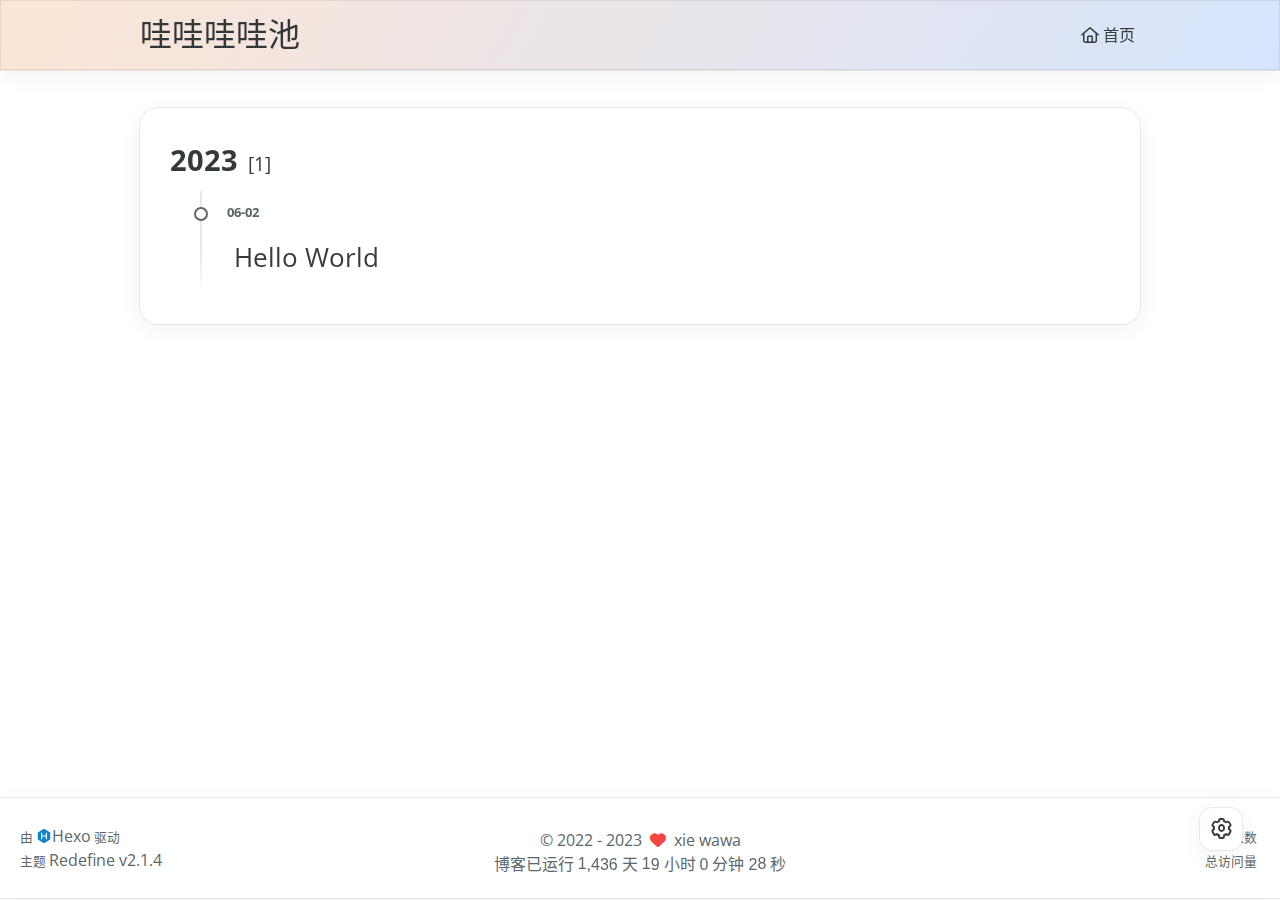
<file: archives/2023/index.html>
<!DOCTYPE html>
<html lang="zh-CN">
<head>
    <meta charset="utf-8">
    <meta name="viewport" content="width=device-width, initial-scale=1">
    <meta name="keywords" content="Hexo Theme Redefine">
    
    <meta name="author" content="xie wawa">
    <!-- preconnect -->
    <link rel="preconnect" href="https://fonts.googleapis.com">
    <link rel="preconnect" href="https://fonts.gstatic.com" crossorigin>
    
    
    <!--- Seo Part-->
    
    <link rel="canonical" href="http://example.com/archives/2023/"/>
    <meta name="robots" content="index,follow">
    <meta name="googlebot" content="index,follow">
    <meta name="revisit-after" content="1 days">
    
        <meta property="og:type" content="website">
<meta property="og:title" content="Hexo">
<meta property="og:url" content="http://example.com/archives/2023/index.html">
<meta property="og:site_name" content="Hexo">
<meta property="og:locale" content="zh_CN">
<meta property="article:author" content="John Doe">
<meta name="twitter:card" content="summary">
    
    
    <!--- Icon Part-->
    <link rel="icon" type="image/png" href="/images/redefine-favicon.svg" sizes="192x192">
    <link rel="apple-touch-icon" sizes="180x180" href="/images/redefine-favicon.svg">
    <meta name="theme-color" content="#A31F34">
    <link rel="shortcut icon" href="/images/redefine-favicon.svg">
    <!--- Page Info-->
    
    <title>
        
            归档: 2023 -
        
        哇哇哇哇池
    </title>
    
<link rel="stylesheet" href="/css/style.css">

    
<link rel="stylesheet" href="/assets/fonts.css">

    <!--- Font Part-->
    
    
    
        <link href="" rel="stylesheet">
    
    

    <!--- Inject Part-->
    
    <script id="hexo-configurations">
    let Global = window.Global || {};
    Global.hexo_config = {"hostname":"example.com","root":"/","language":"zh-CN"};
    Global.theme_config = {"articles":{"style":{"font_size":"16px","line_height":1.5,"image_border_radius":"14px","image_alignment":"center","image_caption":false,"link_icon":true},"word_count":{"enable":true,"count":true,"min2read":true},"author_label":{"enable":true,"auto":false,"list":[]},"code_block":{"copy":true,"style":"mac","font":{"enable":false,"family":null,"url":null}},"toc":{"enable":true,"max_depth":3,"number":false,"expand":true,"init_open":true},"copyright":true,"lazyload":true,"recommendation":{"enable":false,"title":"推荐阅读","limit":3,"placeholder":"/images/wallhaven-wqery6-light.webp","skip_dirs":[]}},"colors":{"primary":"#A31F34","secondary":null},"global":{"fonts":{"chinese":{"enable":true,"family":null,"url":null},"english":{"enable":false,"family":null,"url":null}},"content_max_width":"1000px","sidebar_width":"210px","hover":{"shadow":true,"scale":false},"scroll_progress":{"bar":false,"percentage":true},"busuanzi_counter":{"enable":true,"site_pv":true,"site_uv":true,"post_pv":true},"pjax":true,"open_graph":true,"google_analytics":{"enable":false,"id":null}},"home_banner":{"enable":true,"style":"static","image":{"light":"/images/wallhaven-wqery6-light.webp","dark":"/images/wallhaven-wqery6-dark.webp"},"title":"welcom to xie_wawa's blog","subtitle":{"text":[],"hitokoto":{"enable":false,"api":"https://v1.hitokoto.cn"},"typing_speed":100,"backing_speed":80,"starting_delay":500,"backing_delay":1500,"loop":true,"smart_backspace":true},"text_color":{"light":"#fff","dark":"#d1d1b6"},"text_style":{"title_size":"2.8rem","subtitle_size":"1.5rem","line_height":1.2},"custom_font":{"enable":false,"family":null,"url":null},"social_links":{"enable":false,"links":{"github":null,"instagram":null,"zhihu":null,"twitter":null,"email":null}}},"plugins":{"feed":{"enable":false},"aplayer":{"enable":false,"type":"fixed","audios":[{"name":null,"artist":null,"url":null,"cover":null}]},"mermaid":{"enable":false,"version":"9.3.0"}},"version":"2.1.4","navbar":{"auto_hide":false,"color":{"left":"#f78736","right":"#367df7","transparency":35},"links":{"Home":{"path":"/","icon":"fa-regular fa-house"}},"search":{"enable":false,"preload":true},"tags":{"Tags":{"icon":"fa-solid fa-tags","path":"/tags/"}},"categories":{"Categories":{"icon":"fa-solid fa-folder","path":"/categories/"}}},"page_templates":{"friends_column":2,"tags_style":"blur"},"home":{"sidebar":{"enable":true,"position":"left","first_item":"menu","announcement":null,"links":null},"article_date_format":"auto","categories":{"enable":true,"limit":3},"tags":{"enable":true,"limit":3}}};
    Global.language_ago = {"second":"%s 秒前","minute":"%s 分钟前","hour":"%s 小时前","day":"%s 天前","week":"%s 周前","month":"%s 个月前","year":"%s 年前"};
    Global.data_config = {"masonry":false};
  </script>
    
    <!--- Fontawesome Part-->
    
<link rel="stylesheet" href="/fontawesome/fontawesome.min.css">

    
<link rel="stylesheet" href="/fontawesome/brands.min.css">

    
<link rel="stylesheet" href="/fontawesome/solid.min.css">

    
<link rel="stylesheet" href="/fontawesome/regular.min.css">

    
    
    
    
<meta name="generator" content="Hexo 6.3.0"></head>


<body>
<div class="progress-bar-container">
    

    
        <span class="pjax-progress-bar"></span>
        <span class="pjax-progress-icon">
            <i class="fa-solid fa-circle-notch fa-spin"></i>
        </span>
    
</div>


<main class="page-container">

    

    <div class="main-content-container">

        <div class="main-content-header">
            <header class="navbar-container">
    
    <div class="navbar-content">
        <div class="left">
            
            <a class="logo-title" href="/">
                
                哇哇哇哇池
                
            </a>
        </div>

        <div class="right">
            <!-- PC -->
            <div class="desktop">
                <ul class="navbar-list">
                    
                        
                            <li class="navbar-item">
                                <!-- Menu -->
                                <a class="" 
                                    href="/"  >
                                    
                                        
                                            <i class="fa-regular fa-house"></i>
                                        
                                        首页
                                    
                                </a>
                                <!-- Submenu -->
                                
                            </li>
                    
                    
                </ul>
            </div>
            <!-- Mobile -->
            <div class="mobile">
                
                <div class="icon-item navbar-bar">
                    <div class="navbar-bar-middle"></div>
                </div>
            </div>
        </div>
    </div>

    <!-- Mobile drawer -->
    <div class="navbar-drawer">
        <ul class="drawer-navbar-list">
            
                
                    <li class="drawer-navbar-item flex-center">
                        <a class="" 
                        href="/"  >
                             
                                
                                    <i class="fa-regular fa-house"></i>
                                
                                首页
                            
                        </a>
                    </li>
                    <!-- Submenu -->
                    
            

        </ul>
    </div>

    <div class="window-mask"></div>

</header>


        </div>

        <div class="main-content-body">

            

            <div class="main-content">

                
                    <div class="fade-in-down-animation">
    <div class="archive-container ">
        
<div class="archive-list-container">
    
        <section class="archive-item">
            <div class="archive-item-header">
                <span class="archive-year">2023</span>
                <span class="archive-year-post-count">[1]</span>
            </div>
            <ul class="article-list">
              
              <li class="article-item" date-is='06-02'>
                <a href="/2023/06/02/hello-world/">
                  <span class="article-title">Hello World</span>
                </a>
              </li>
              
            </ul>
        </section>
    
</div>

    </div>
</div>

                

            </div>
            
            

        </div>

        <div class="main-content-footer">
            <footer class="footer">
    <div class="info-container">
        <div class="copyright-info">
            &copy;
            
              <span>2022</span>
              -
            
            2023&nbsp;&nbsp;<i class="fa-solid fa-heart fa-beat" style="--fa-animation-duration: 0.5s; color: #f54545"></i>&nbsp;&nbsp;<a href="/">xie wawa</a>
        </div>
        
            <script async data-pjax src="//busuanzi.ibruce.info/busuanzi/2.3/busuanzi.pure.mini.js"></script>
            <div class="website-count info-item">
                
                    <span id="busuanzi_container_site_uv" class="busuanzi_container_site_uv">
                        访问人数&nbsp;<span id="busuanzi_value_site_uv" class="busuanzi_value_site_uv"></span>
                    </span>
                
                
                    <span id="busuanzi_container_site_pv" class="busuanzi_container_site_pv">
                        总访问量&nbsp;<span id="busuanzi_value_site_pv" class="busuanzi_value_site_pv"></span>
                    </span>
                
            </div>
        
        <div class="theme-info info-item">
            <span class="powered-by-container">由 <?xml version="1.0" encoding="utf-8"?><!DOCTYPE svg PUBLIC "-//W3C//DTD SVG 1.1//EN" "http://www.w3.org/Graphics/SVG/1.1/DTD/svg11.dtd"><svg version="1.1" id="圖層_1" xmlns="http://www.w3.org/2000/svg" xmlns:xlink="http://www.w3.org/1999/xlink" x="0px" y="0px" width="1rem" height="1rem" viewBox="0 0 512 512" enable-background="new 0 0 512 512" xml:space="preserve"><path fill="#0E83CD" d="M256.4,25.8l-200,115.5L56,371.5l199.6,114.7l200-115.5l0.4-230.2L256.4,25.8z M349,354.6l-18.4,10.7l-18.6-11V275H200v79.6l-18.4,10.7l-18.6-11v-197l18.5-10.6l18.5,10.8V237h112v-79.6l18.5-10.6l18.5,10.8V354.6z"/></svg><a target="_blank" href="https://hexo.io">Hexo</a> 驱动</span>
                <br>
            <span class="theme-version-container">主题&nbsp;<a class="theme-version" target="_blank" href="https://github.com/EvanNotFound/hexo-theme-redefine">Redefine v2.1.4</a>
        </div>
        
        
        
            <div id="start_div" style="display:none">
                2022/8/17 11:45:14
            </div>
            <div>
                博客已运行 <span class="odometer" id="runtime_days" ></span> 天 <span class="odometer" id="runtime_hours"></span> 小时 <span class="odometer" id="runtime_minutes"></span> 分钟 <span class="odometer" id="runtime_seconds"></span> 秒
            </div>
        
        
        
            <script async data-pjax>
                try {
                    function odometer_init() {
                    const elements = document.querySelectorAll('.odometer');
                    elements.forEach(el => {
                        new Odometer({
                            el,
                            format: '( ddd).dd',
                            duration: 200
                        });
                    });
                    }
                    odometer_init();
                } catch (error) {}
            </script>
        
        
        
    </div>  
</footer>
        </div>
    </div>

    

    <div class="right-side-tools-container">
        <div class="side-tools-container">
    <ul class="hidden-tools-list">
        <li class="right-bottom-tools tool-font-adjust-plus flex-center">
            <i class="fa-regular fa-magnifying-glass-plus"></i>
        </li>

        <li class="right-bottom-tools tool-font-adjust-minus flex-center">
            <i class="fa-regular fa-magnifying-glass-minus"></i>
        </li>

        <li class="right-bottom-tools tool-expand-width flex-center">
            <i class="fa-regular fa-expand"></i>
        </li>

        <li class="right-bottom-tools tool-dark-light-toggle flex-center">
            <i class="fa-regular fa-moon"></i>
        </li>

        <!-- rss -->
        

        

        <li class="right-bottom-tools tool-scroll-to-bottom flex-center">
            <i class="fa-regular fa-arrow-down"></i>
        </li>
    </ul>

    <ul class="visible-tools-list">
        <li class="right-bottom-tools toggle-tools-list flex-center">
            <i class="fa-regular fa-cog fa-spin"></i>
        </li>
        
            <li class="right-bottom-tools tool-scroll-to-top flex-center">
                <i class="arrow-up fas fa-arrow-up"></i>
                <span class="percent"></span>
            </li>
        
        
    </ul>
</div>

    </div>

    <div class="image-viewer-container">
    <img src="">
</div>


    


</main>




<script src="/js/utils.js"></script>

<script src="/js/main.js"></script>

<script src="/js/layouts/navbarShrink.js"></script>

<script src="/js/tools/scrollTopBottom.js"></script>

<script src="/js/tools/lightDarkSwitch.js"></script>





    
<script src="/js/tools/codeBlock.js"></script>




    
<script src="/js/layouts/lazyload.js"></script>




    
<script src="/js/tools/runtime.js"></script>

    
<script src="/js/layouts/odometer.min.js"></script>

    
<link rel="stylesheet" href="/assets/odometer-theme-minimal.css">




  
<script src="/js/libs/Typed.min.js"></script>

  
<script src="/js/plugins/typed.js"></script>







<div class="post-scripts pjax">
    
</div>


    
<script src="/js/libs/pjax.min.js"></script>

<script>
    window.addEventListener('DOMContentLoaded', () => {
        window.pjax = new Pjax({
            selectors: [
                'head title',
                '.page-container',
                '.pjax',
            ],
            history: true,
            debug: false,
            cacheBust: false,
            timeout: 0,
            analytics: false,
            currentUrlFullReload: false,
            scrollRestoration: false,
            // scrollTo: true,
        });

        document.addEventListener('pjax:send', () => {
            Global.utils.pjaxProgressBarStart();
        });

        document.addEventListener('pjax:complete', () => {
            Global.utils.pjaxProgressBarEnd();
            window.pjax.executeScripts(document.querySelectorAll('script[data-pjax], .pjax script'));
            Global.refresh();
        });
    });
</script>




</body>
</html>
</file>
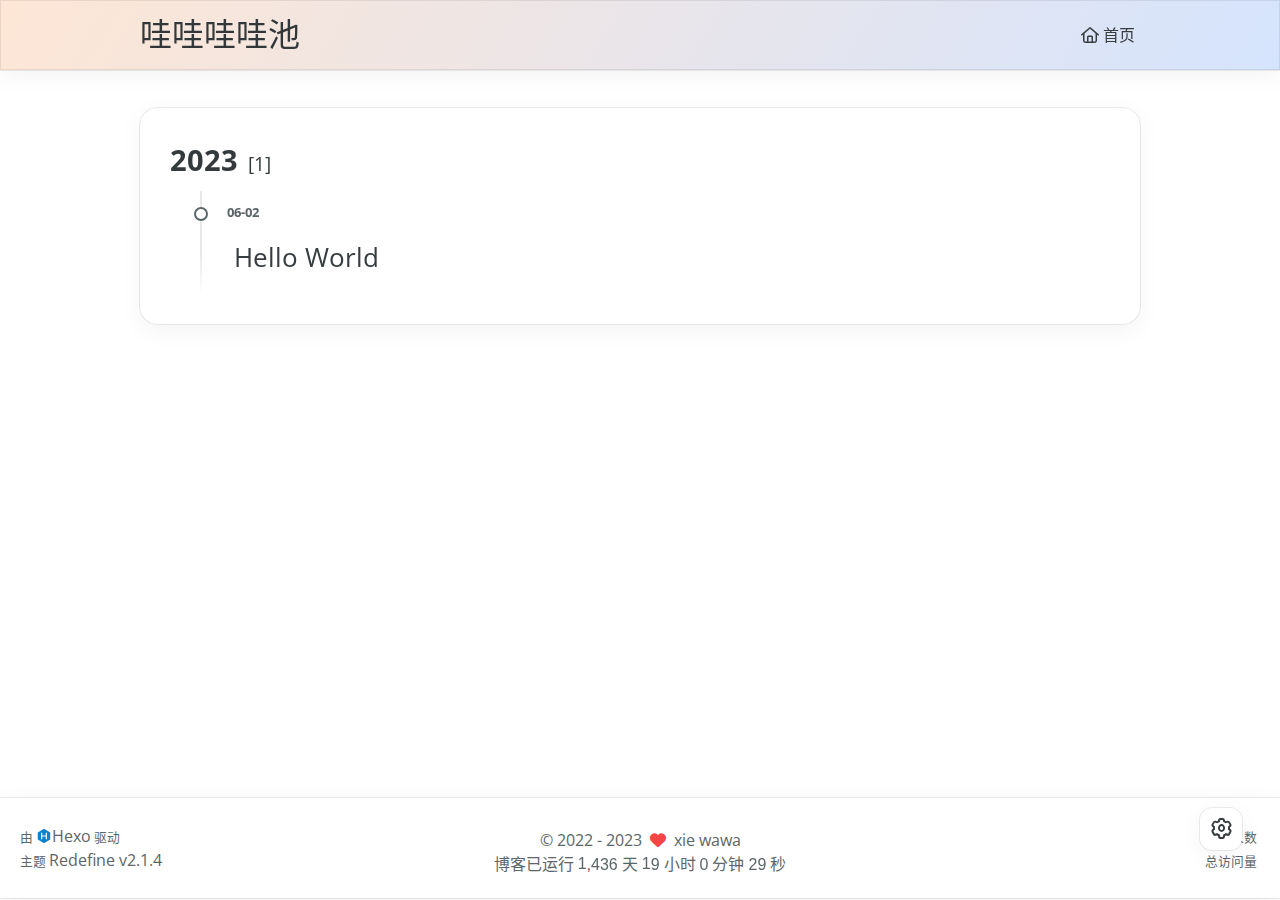
<file: archives/2023/06/index.html>
<!DOCTYPE html>
<html lang="zh-CN">
<head>
    <meta charset="utf-8">
    <meta name="viewport" content="width=device-width, initial-scale=1">
    <meta name="keywords" content="Hexo Theme Redefine">
    
    <meta name="author" content="xie wawa">
    <!-- preconnect -->
    <link rel="preconnect" href="https://fonts.googleapis.com">
    <link rel="preconnect" href="https://fonts.gstatic.com" crossorigin>
    
    
    <!--- Seo Part-->
    
    <link rel="canonical" href="http://example.com/archives/2023/06/"/>
    <meta name="robots" content="index,follow">
    <meta name="googlebot" content="index,follow">
    <meta name="revisit-after" content="1 days">
    
        <meta property="og:type" content="website">
<meta property="og:title" content="Hexo">
<meta property="og:url" content="http://example.com/archives/2023/06/index.html">
<meta property="og:site_name" content="Hexo">
<meta property="og:locale" content="zh_CN">
<meta property="article:author" content="John Doe">
<meta name="twitter:card" content="summary">
    
    
    <!--- Icon Part-->
    <link rel="icon" type="image/png" href="/images/redefine-favicon.svg" sizes="192x192">
    <link rel="apple-touch-icon" sizes="180x180" href="/images/redefine-favicon.svg">
    <meta name="theme-color" content="#A31F34">
    <link rel="shortcut icon" href="/images/redefine-favicon.svg">
    <!--- Page Info-->
    
    <title>
        
            归档: 2023/6 -
        
        哇哇哇哇池
    </title>
    
<link rel="stylesheet" href="/css/style.css">

    
<link rel="stylesheet" href="/assets/fonts.css">

    <!--- Font Part-->
    
    
    
        <link href="" rel="stylesheet">
    
    

    <!--- Inject Part-->
    
    <script id="hexo-configurations">
    let Global = window.Global || {};
    Global.hexo_config = {"hostname":"example.com","root":"/","language":"zh-CN"};
    Global.theme_config = {"articles":{"style":{"font_size":"16px","line_height":1.5,"image_border_radius":"14px","image_alignment":"center","image_caption":false,"link_icon":true},"word_count":{"enable":true,"count":true,"min2read":true},"author_label":{"enable":true,"auto":false,"list":[]},"code_block":{"copy":true,"style":"mac","font":{"enable":false,"family":null,"url":null}},"toc":{"enable":true,"max_depth":3,"number":false,"expand":true,"init_open":true},"copyright":true,"lazyload":true,"recommendation":{"enable":false,"title":"推荐阅读","limit":3,"placeholder":"/images/wallhaven-wqery6-light.webp","skip_dirs":[]}},"colors":{"primary":"#A31F34","secondary":null},"global":{"fonts":{"chinese":{"enable":true,"family":null,"url":null},"english":{"enable":false,"family":null,"url":null}},"content_max_width":"1000px","sidebar_width":"210px","hover":{"shadow":true,"scale":false},"scroll_progress":{"bar":false,"percentage":true},"busuanzi_counter":{"enable":true,"site_pv":true,"site_uv":true,"post_pv":true},"pjax":true,"open_graph":true,"google_analytics":{"enable":false,"id":null}},"home_banner":{"enable":true,"style":"static","image":{"light":"/images/wallhaven-wqery6-light.webp","dark":"/images/wallhaven-wqery6-dark.webp"},"title":"welcom to xie_wawa's blog","subtitle":{"text":[],"hitokoto":{"enable":false,"api":"https://v1.hitokoto.cn"},"typing_speed":100,"backing_speed":80,"starting_delay":500,"backing_delay":1500,"loop":true,"smart_backspace":true},"text_color":{"light":"#fff","dark":"#d1d1b6"},"text_style":{"title_size":"2.8rem","subtitle_size":"1.5rem","line_height":1.2},"custom_font":{"enable":false,"family":null,"url":null},"social_links":{"enable":false,"links":{"github":null,"instagram":null,"zhihu":null,"twitter":null,"email":null}}},"plugins":{"feed":{"enable":false},"aplayer":{"enable":false,"type":"fixed","audios":[{"name":null,"artist":null,"url":null,"cover":null}]},"mermaid":{"enable":false,"version":"9.3.0"}},"version":"2.1.4","navbar":{"auto_hide":false,"color":{"left":"#f78736","right":"#367df7","transparency":35},"links":{"Home":{"path":"/","icon":"fa-regular fa-house"}},"search":{"enable":false,"preload":true},"tags":{"Tags":{"icon":"fa-solid fa-tags","path":"/tags/"}},"categories":{"Categories":{"icon":"fa-solid fa-folder","path":"/categories/"}}},"page_templates":{"friends_column":2,"tags_style":"blur"},"home":{"sidebar":{"enable":true,"position":"left","first_item":"menu","announcement":null,"links":null},"article_date_format":"auto","categories":{"enable":true,"limit":3},"tags":{"enable":true,"limit":3}}};
    Global.language_ago = {"second":"%s 秒前","minute":"%s 分钟前","hour":"%s 小时前","day":"%s 天前","week":"%s 周前","month":"%s 个月前","year":"%s 年前"};
    Global.data_config = {"masonry":false};
  </script>
    
    <!--- Fontawesome Part-->
    
<link rel="stylesheet" href="/fontawesome/fontawesome.min.css">

    
<link rel="stylesheet" href="/fontawesome/brands.min.css">

    
<link rel="stylesheet" href="/fontawesome/solid.min.css">

    
<link rel="stylesheet" href="/fontawesome/regular.min.css">

    
    
    
    
<meta name="generator" content="Hexo 6.3.0"></head>


<body>
<div class="progress-bar-container">
    

    
        <span class="pjax-progress-bar"></span>
        <span class="pjax-progress-icon">
            <i class="fa-solid fa-circle-notch fa-spin"></i>
        </span>
    
</div>


<main class="page-container">

    

    <div class="main-content-container">

        <div class="main-content-header">
            <header class="navbar-container">
    
    <div class="navbar-content">
        <div class="left">
            
            <a class="logo-title" href="/">
                
                哇哇哇哇池
                
            </a>
        </div>

        <div class="right">
            <!-- PC -->
            <div class="desktop">
                <ul class="navbar-list">
                    
                        
                            <li class="navbar-item">
                                <!-- Menu -->
                                <a class="" 
                                    href="/"  >
                                    
                                        
                                            <i class="fa-regular fa-house"></i>
                                        
                                        首页
                                    
                                </a>
                                <!-- Submenu -->
                                
                            </li>
                    
                    
                </ul>
            </div>
            <!-- Mobile -->
            <div class="mobile">
                
                <div class="icon-item navbar-bar">
                    <div class="navbar-bar-middle"></div>
                </div>
            </div>
        </div>
    </div>

    <!-- Mobile drawer -->
    <div class="navbar-drawer">
        <ul class="drawer-navbar-list">
            
                
                    <li class="drawer-navbar-item flex-center">
                        <a class="" 
                        href="/"  >
                             
                                
                                    <i class="fa-regular fa-house"></i>
                                
                                首页
                            
                        </a>
                    </li>
                    <!-- Submenu -->
                    
            

        </ul>
    </div>

    <div class="window-mask"></div>

</header>


        </div>

        <div class="main-content-body">

            

            <div class="main-content">

                
                    <div class="fade-in-down-animation">
    <div class="archive-container ">
        
<div class="archive-list-container">
    
        <section class="archive-item">
            <div class="archive-item-header">
                <span class="archive-year">2023</span>
                <span class="archive-year-post-count">[1]</span>
            </div>
            <ul class="article-list">
              
              <li class="article-item" date-is='06-02'>
                <a href="/2023/06/02/hello-world/">
                  <span class="article-title">Hello World</span>
                </a>
              </li>
              
            </ul>
        </section>
    
</div>

    </div>
</div>

                

            </div>
            
            

        </div>

        <div class="main-content-footer">
            <footer class="footer">
    <div class="info-container">
        <div class="copyright-info">
            &copy;
            
              <span>2022</span>
              -
            
            2023&nbsp;&nbsp;<i class="fa-solid fa-heart fa-beat" style="--fa-animation-duration: 0.5s; color: #f54545"></i>&nbsp;&nbsp;<a href="/">xie wawa</a>
        </div>
        
            <script async data-pjax src="//busuanzi.ibruce.info/busuanzi/2.3/busuanzi.pure.mini.js"></script>
            <div class="website-count info-item">
                
                    <span id="busuanzi_container_site_uv" class="busuanzi_container_site_uv">
                        访问人数&nbsp;<span id="busuanzi_value_site_uv" class="busuanzi_value_site_uv"></span>
                    </span>
                
                
                    <span id="busuanzi_container_site_pv" class="busuanzi_container_site_pv">
                        总访问量&nbsp;<span id="busuanzi_value_site_pv" class="busuanzi_value_site_pv"></span>
                    </span>
                
            </div>
        
        <div class="theme-info info-item">
            <span class="powered-by-container">由 <?xml version="1.0" encoding="utf-8"?><!DOCTYPE svg PUBLIC "-//W3C//DTD SVG 1.1//EN" "http://www.w3.org/Graphics/SVG/1.1/DTD/svg11.dtd"><svg version="1.1" id="圖層_1" xmlns="http://www.w3.org/2000/svg" xmlns:xlink="http://www.w3.org/1999/xlink" x="0px" y="0px" width="1rem" height="1rem" viewBox="0 0 512 512" enable-background="new 0 0 512 512" xml:space="preserve"><path fill="#0E83CD" d="M256.4,25.8l-200,115.5L56,371.5l199.6,114.7l200-115.5l0.4-230.2L256.4,25.8z M349,354.6l-18.4,10.7l-18.6-11V275H200v79.6l-18.4,10.7l-18.6-11v-197l18.5-10.6l18.5,10.8V237h112v-79.6l18.5-10.6l18.5,10.8V354.6z"/></svg><a target="_blank" href="https://hexo.io">Hexo</a> 驱动</span>
                <br>
            <span class="theme-version-container">主题&nbsp;<a class="theme-version" target="_blank" href="https://github.com/EvanNotFound/hexo-theme-redefine">Redefine v2.1.4</a>
        </div>
        
        
        
            <div id="start_div" style="display:none">
                2022/8/17 11:45:14
            </div>
            <div>
                博客已运行 <span class="odometer" id="runtime_days" ></span> 天 <span class="odometer" id="runtime_hours"></span> 小时 <span class="odometer" id="runtime_minutes"></span> 分钟 <span class="odometer" id="runtime_seconds"></span> 秒
            </div>
        
        
        
            <script async data-pjax>
                try {
                    function odometer_init() {
                    const elements = document.querySelectorAll('.odometer');
                    elements.forEach(el => {
                        new Odometer({
                            el,
                            format: '( ddd).dd',
                            duration: 200
                        });
                    });
                    }
                    odometer_init();
                } catch (error) {}
            </script>
        
        
        
    </div>  
</footer>
        </div>
    </div>

    

    <div class="right-side-tools-container">
        <div class="side-tools-container">
    <ul class="hidden-tools-list">
        <li class="right-bottom-tools tool-font-adjust-plus flex-center">
            <i class="fa-regular fa-magnifying-glass-plus"></i>
        </li>

        <li class="right-bottom-tools tool-font-adjust-minus flex-center">
            <i class="fa-regular fa-magnifying-glass-minus"></i>
        </li>

        <li class="right-bottom-tools tool-expand-width flex-center">
            <i class="fa-regular fa-expand"></i>
        </li>

        <li class="right-bottom-tools tool-dark-light-toggle flex-center">
            <i class="fa-regular fa-moon"></i>
        </li>

        <!-- rss -->
        

        

        <li class="right-bottom-tools tool-scroll-to-bottom flex-center">
            <i class="fa-regular fa-arrow-down"></i>
        </li>
    </ul>

    <ul class="visible-tools-list">
        <li class="right-bottom-tools toggle-tools-list flex-center">
            <i class="fa-regular fa-cog fa-spin"></i>
        </li>
        
            <li class="right-bottom-tools tool-scroll-to-top flex-center">
                <i class="arrow-up fas fa-arrow-up"></i>
                <span class="percent"></span>
            </li>
        
        
    </ul>
</div>

    </div>

    <div class="image-viewer-container">
    <img src="">
</div>


    


</main>




<script src="/js/utils.js"></script>

<script src="/js/main.js"></script>

<script src="/js/layouts/navbarShrink.js"></script>

<script src="/js/tools/scrollTopBottom.js"></script>

<script src="/js/tools/lightDarkSwitch.js"></script>





    
<script src="/js/tools/codeBlock.js"></script>




    
<script src="/js/layouts/lazyload.js"></script>




    
<script src="/js/tools/runtime.js"></script>

    
<script src="/js/layouts/odometer.min.js"></script>

    
<link rel="stylesheet" href="/assets/odometer-theme-minimal.css">




  
<script src="/js/libs/Typed.min.js"></script>

  
<script src="/js/plugins/typed.js"></script>







<div class="post-scripts pjax">
    
</div>


    
<script src="/js/libs/pjax.min.js"></script>

<script>
    window.addEventListener('DOMContentLoaded', () => {
        window.pjax = new Pjax({
            selectors: [
                'head title',
                '.page-container',
                '.pjax',
            ],
            history: true,
            debug: false,
            cacheBust: false,
            timeout: 0,
            analytics: false,
            currentUrlFullReload: false,
            scrollRestoration: false,
            // scrollTo: true,
        });

        document.addEventListener('pjax:send', () => {
            Global.utils.pjaxProgressBarStart();
        });

        document.addEventListener('pjax:complete', () => {
            Global.utils.pjaxProgressBarEnd();
            window.pjax.executeScripts(document.querySelectorAll('script[data-pjax], .pjax script'));
            Global.refresh();
        });
    });
</script>




</body>
</html>
</file>
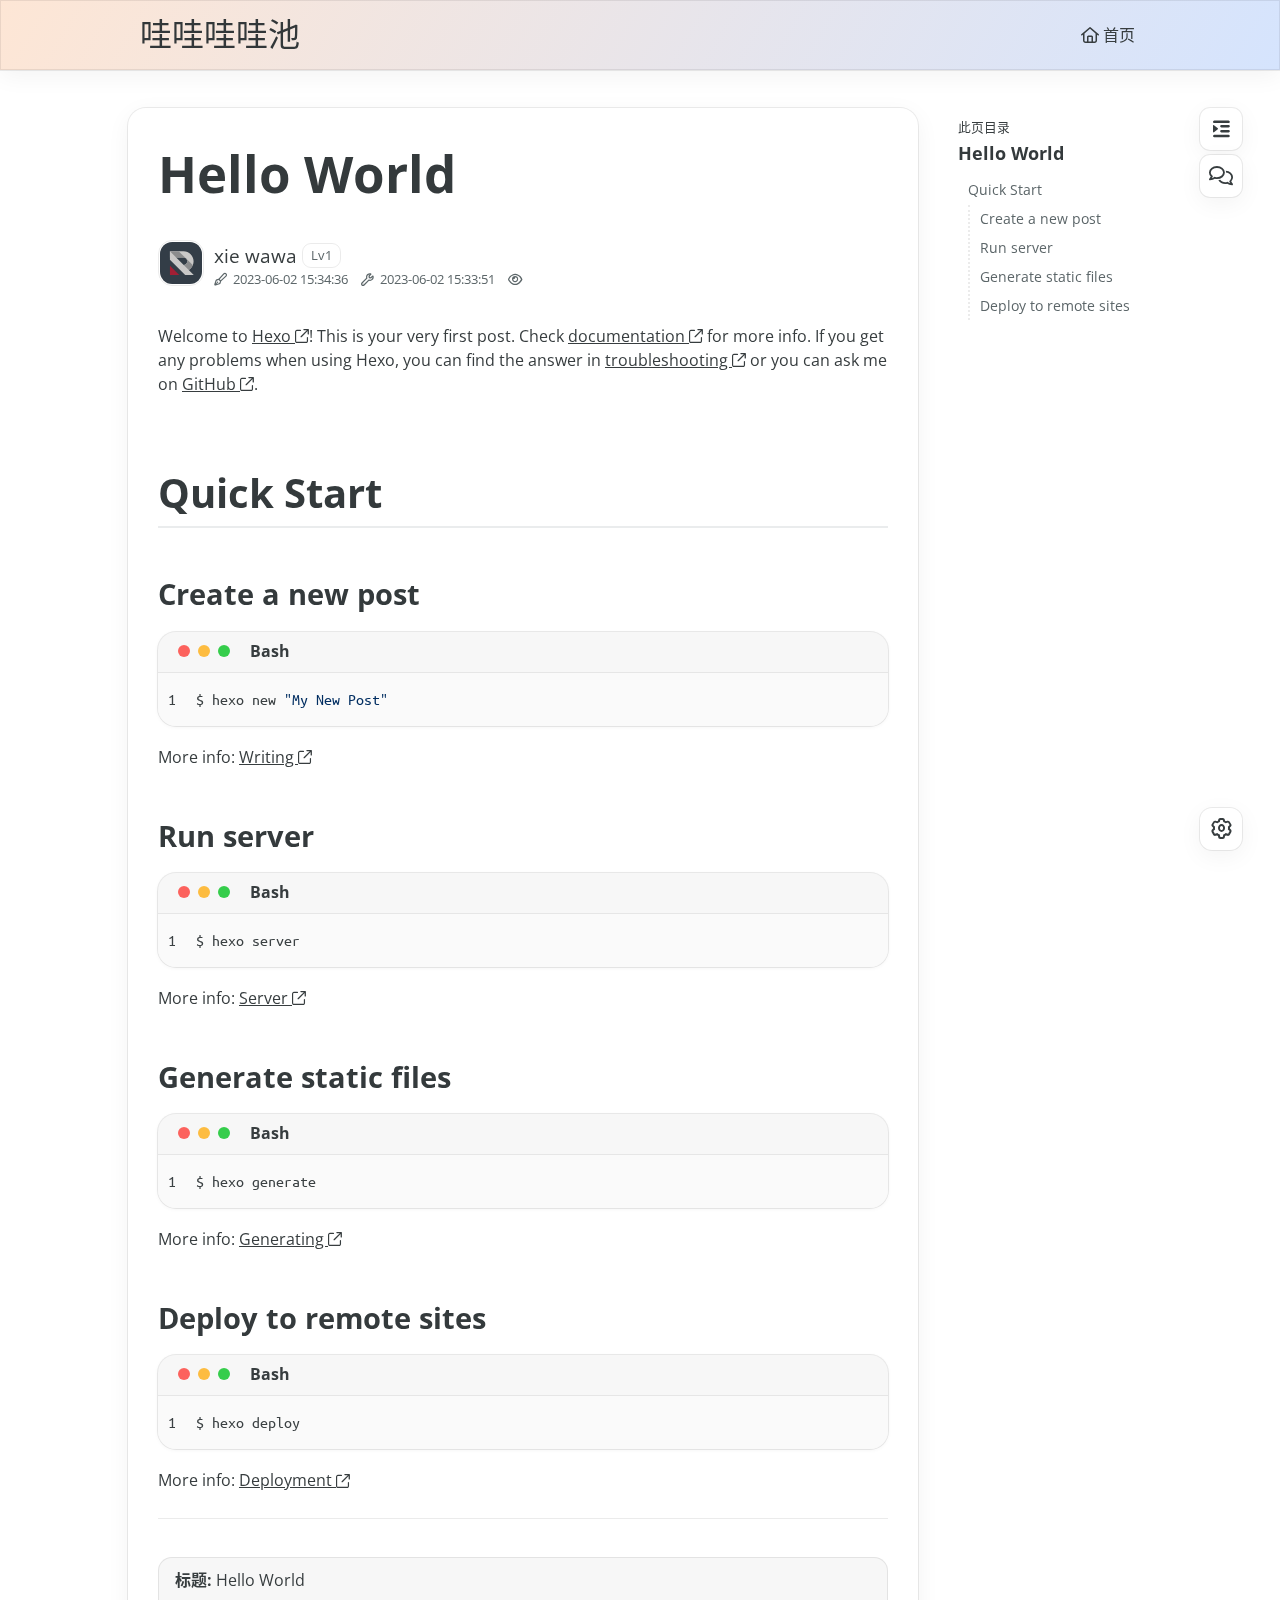
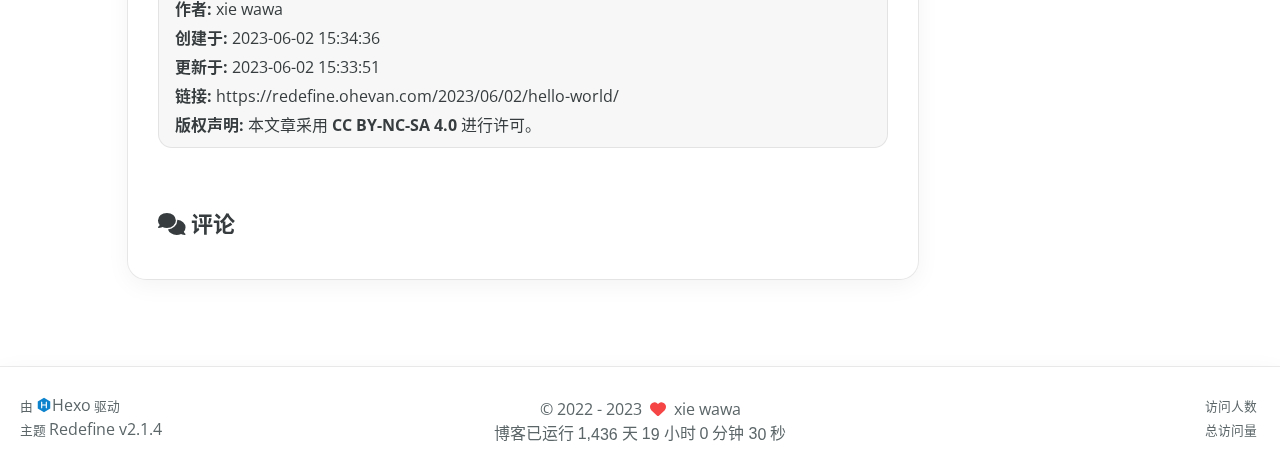
<file: 2023/06/02/hello-world/index.html>
<!DOCTYPE html>
<html lang="zh-CN">
<head>
    <meta charset="utf-8">
    <meta name="viewport" content="width=device-width, initial-scale=1">
    <meta name="keywords" content="Hexo Theme Redefine">
    
    <meta name="author" content="xie wawa">
    <!-- preconnect -->
    <link rel="preconnect" href="https://fonts.googleapis.com">
    <link rel="preconnect" href="https://fonts.gstatic.com" crossorigin>
    
    
    <!--- Seo Part-->
    
    <link rel="canonical" href="http://example.com/2023/06/02/hello-world/"/>
    <meta name="robots" content="index,follow">
    <meta name="googlebot" content="index,follow">
    <meta name="revisit-after" content="1 days">
    
        <meta name="description" content="Welcome to Hexo ! This is your very first post. Check documentation  for more info. If you get any problems when using Hexo, you can find the answer in troubleshooting  or you can ask me on GitHub . Q">
<meta property="og:type" content="article">
<meta property="og:title" content="Hello World">
<meta property="og:url" content="http://example.com/2023/06/02/hello-world/index.html">
<meta property="og:site_name" content="Hexo">
<meta property="og:description" content="Welcome to Hexo ! This is your very first post. Check documentation  for more info. If you get any problems when using Hexo, you can find the answer in troubleshooting  or you can ask me on GitHub . Q">
<meta property="og:locale" content="zh_CN">
<meta property="article:published_time" content="2023-06-02T07:34:36.014Z">
<meta property="article:modified_time" content="2023-06-02T07:33:51.881Z">
<meta property="article:author" content="John Doe">
<meta name="twitter:card" content="summary">
    
    
    <!--- Icon Part-->
    <link rel="icon" type="image/png" href="/images/redefine-favicon.svg" sizes="192x192">
    <link rel="apple-touch-icon" sizes="180x180" href="/images/redefine-favicon.svg">
    <meta name="theme-color" content="#A31F34">
    <link rel="shortcut icon" href="/images/redefine-favicon.svg">
    <!--- Page Info-->
    
    <title>
        
            Hello World -
        
        哇哇哇哇池
    </title>
    
<link rel="stylesheet" href="/css/style.css">

    
<link rel="stylesheet" href="/assets/fonts.css">

    <!--- Font Part-->
    
    
    
        <link href="" rel="stylesheet">
    
    

    <!--- Inject Part-->
    
    <script id="hexo-configurations">
    let Global = window.Global || {};
    Global.hexo_config = {"hostname":"example.com","root":"/","language":"zh-CN"};
    Global.theme_config = {"articles":{"style":{"font_size":"16px","line_height":1.5,"image_border_radius":"14px","image_alignment":"center","image_caption":false,"link_icon":true},"word_count":{"enable":true,"count":true,"min2read":true},"author_label":{"enable":true,"auto":false,"list":[]},"code_block":{"copy":true,"style":"mac","font":{"enable":false,"family":null,"url":null}},"toc":{"enable":true,"max_depth":3,"number":false,"expand":true,"init_open":true},"copyright":true,"lazyload":true,"recommendation":{"enable":false,"title":"推荐阅读","limit":3,"placeholder":"/images/wallhaven-wqery6-light.webp","skip_dirs":[]}},"colors":{"primary":"#A31F34","secondary":null},"global":{"fonts":{"chinese":{"enable":true,"family":null,"url":null},"english":{"enable":false,"family":null,"url":null}},"content_max_width":"1000px","sidebar_width":"210px","hover":{"shadow":true,"scale":false},"scroll_progress":{"bar":false,"percentage":true},"busuanzi_counter":{"enable":true,"site_pv":true,"site_uv":true,"post_pv":true},"pjax":true,"open_graph":true,"google_analytics":{"enable":false,"id":null}},"home_banner":{"enable":true,"style":"static","image":{"light":"/images/wallhaven-wqery6-light.webp","dark":"/images/wallhaven-wqery6-dark.webp"},"title":"welcom to xie_wawa's blog","subtitle":{"text":[],"hitokoto":{"enable":false,"api":"https://v1.hitokoto.cn"},"typing_speed":100,"backing_speed":80,"starting_delay":500,"backing_delay":1500,"loop":true,"smart_backspace":true},"text_color":{"light":"#fff","dark":"#d1d1b6"},"text_style":{"title_size":"2.8rem","subtitle_size":"1.5rem","line_height":1.2},"custom_font":{"enable":false,"family":null,"url":null},"social_links":{"enable":false,"links":{"github":null,"instagram":null,"zhihu":null,"twitter":null,"email":null}}},"plugins":{"feed":{"enable":false},"aplayer":{"enable":false,"type":"fixed","audios":[{"name":null,"artist":null,"url":null,"cover":null}]},"mermaid":{"enable":false,"version":"9.3.0"}},"version":"2.1.4","navbar":{"auto_hide":false,"color":{"left":"#f78736","right":"#367df7","transparency":35},"links":{"Home":{"path":"/","icon":"fa-regular fa-house"}},"search":{"enable":false,"preload":true},"tags":{"Tags":{"icon":"fa-solid fa-tags","path":"/tags/"}},"categories":{"Categories":{"icon":"fa-solid fa-folder","path":"/categories/"}}},"page_templates":{"friends_column":2,"tags_style":"blur"},"home":{"sidebar":{"enable":true,"position":"left","first_item":"menu","announcement":null,"links":null},"article_date_format":"auto","categories":{"enable":true,"limit":3},"tags":{"enable":true,"limit":3}}};
    Global.language_ago = {"second":"%s 秒前","minute":"%s 分钟前","hour":"%s 小时前","day":"%s 天前","week":"%s 周前","month":"%s 个月前","year":"%s 年前"};
    Global.data_config = {"masonry":false};
  </script>
    
    <!--- Fontawesome Part-->
    
<link rel="stylesheet" href="/fontawesome/fontawesome.min.css">

    
<link rel="stylesheet" href="/fontawesome/brands.min.css">

    
<link rel="stylesheet" href="/fontawesome/solid.min.css">

    
<link rel="stylesheet" href="/fontawesome/regular.min.css">

    
    
    
    
<meta name="generator" content="Hexo 6.3.0"></head>


<body>
<div class="progress-bar-container">
    

    
        <span class="pjax-progress-bar"></span>
        <span class="pjax-progress-icon">
            <i class="fa-solid fa-circle-notch fa-spin"></i>
        </span>
    
</div>


<main class="page-container">

    

    <div class="main-content-container">

        <div class="main-content-header">
            <header class="navbar-container">
    
    <div class="navbar-content">
        <div class="left">
            
            <a class="logo-title" href="/">
                
                哇哇哇哇池
                
            </a>
        </div>

        <div class="right">
            <!-- PC -->
            <div class="desktop">
                <ul class="navbar-list">
                    
                        
                            <li class="navbar-item">
                                <!-- Menu -->
                                <a class="" 
                                    href="/"  >
                                    
                                        
                                            <i class="fa-regular fa-house"></i>
                                        
                                        首页
                                    
                                </a>
                                <!-- Submenu -->
                                
                            </li>
                    
                    
                </ul>
            </div>
            <!-- Mobile -->
            <div class="mobile">
                
                <div class="icon-item navbar-bar">
                    <div class="navbar-bar-middle"></div>
                </div>
            </div>
        </div>
    </div>

    <!-- Mobile drawer -->
    <div class="navbar-drawer">
        <ul class="drawer-navbar-list">
            
                
                    <li class="drawer-navbar-item flex-center">
                        <a class="" 
                        href="/"  >
                             
                                
                                    <i class="fa-regular fa-house"></i>
                                
                                首页
                            
                        </a>
                    </li>
                    <!-- Submenu -->
                    
            

        </ul>
    </div>

    <div class="window-mask"></div>

</header>


        </div>

        <div class="main-content-body">

            

            <div class="main-content">

                
                    <div class="fade-in-down-animation">
    <div class="post-page-container">
        <div class="article-content-container">

            
            
                <div class="article-title">
                    <h1 class="article-title-regular">Hello World</h1>
                </div>
            
                
            

            
                <div class="article-header">
                    <div class="avatar">
                        <img src="/images/redefine-avatar.svg">
                    </div>
                    <div class="info">
                        <div class="author">
                            <span class="name">xie wawa</span>
                            
                                <span class="author-label">Lv1</span>
                            
                        </div>
                        <div class="meta-info">
                            <div class="article-meta-info">
    <span class="article-date article-meta-item">
        <i class="fa-regular fa-pen-fancy"></i>&nbsp;
        <span class="desktop">2023-06-02 15:34:36</span>
        <span class="mobile">2023-06-02 15:34</span>
        <span class="hover-info">创建</span>
    </span>
    
        <span class="article-date article-meta-item">
            <i class="fa-regular fa-wrench"></i>&nbsp;
            <span class="desktop">2023-06-02 15:33:51</span>
            <span class="mobile">2023-06-02 15:33</span>
            <span class="hover-info">更新</span>
        </span>
    

    
    

    
    
    
    
        <span class="article-pv article-meta-item">
            <i class="fa-regular fa-eye"></i>&nbsp;<span id="busuanzi_value_page_pv"></span>
        </span>
    
</div>

                        </div>
                    </div>
                </div>
            

            <div class="article-content markdown-body">
                <p>Welcome to <a class="link"   target="_blank" rel="noopener" href="https://hexo.io/" >Hexo <i class="fa-regular fa-arrow-up-right-from-square fa-sm"></i></a>! This is your very first post. Check <a class="link"   target="_blank" rel="noopener" href="https://hexo.io/docs/" >documentation <i class="fa-regular fa-arrow-up-right-from-square fa-sm"></i></a> for more info. If you get any problems when using Hexo, you can find the answer in <a class="link"   target="_blank" rel="noopener" href="https://hexo.io/docs/troubleshooting.html" >troubleshooting <i class="fa-regular fa-arrow-up-right-from-square fa-sm"></i></a> or you can ask me on <a class="link"   target="_blank" rel="noopener" href="https://github.com/hexojs/hexo/issues" >GitHub <i class="fa-regular fa-arrow-up-right-from-square fa-sm"></i></a>.</p>
<h2 id="Quick-Start"><a href="#Quick-Start" class="headerlink" title="Quick Start"></a>Quick Start</h2><h3 id="Create-a-new-post"><a href="#Create-a-new-post" class="headerlink" title="Create a new post"></a>Create a new post</h3><div class="highlight-container" data-rel="Bash"><figure class="iseeu highlight bash"><table><tr><td class="gutter"><pre><span class="line">1</span><br></pre></td><td class="code"><pre><span class="line">$ hexo new <span class="string">&quot;My New Post&quot;</span></span><br></pre></td></tr></table></figure></div>

<p>More info: <a class="link"   target="_blank" rel="noopener" href="https://hexo.io/docs/writing.html" >Writing <i class="fa-regular fa-arrow-up-right-from-square fa-sm"></i></a></p>
<h3 id="Run-server"><a href="#Run-server" class="headerlink" title="Run server"></a>Run server</h3><div class="highlight-container" data-rel="Bash"><figure class="iseeu highlight bash"><table><tr><td class="gutter"><pre><span class="line">1</span><br></pre></td><td class="code"><pre><span class="line">$ hexo server</span><br></pre></td></tr></table></figure></div>

<p>More info: <a class="link"   target="_blank" rel="noopener" href="https://hexo.io/docs/server.html" >Server <i class="fa-regular fa-arrow-up-right-from-square fa-sm"></i></a></p>
<h3 id="Generate-static-files"><a href="#Generate-static-files" class="headerlink" title="Generate static files"></a>Generate static files</h3><div class="highlight-container" data-rel="Bash"><figure class="iseeu highlight bash"><table><tr><td class="gutter"><pre><span class="line">1</span><br></pre></td><td class="code"><pre><span class="line">$ hexo generate</span><br></pre></td></tr></table></figure></div>

<p>More info: <a class="link"   target="_blank" rel="noopener" href="https://hexo.io/docs/generating.html" >Generating <i class="fa-regular fa-arrow-up-right-from-square fa-sm"></i></a></p>
<h3 id="Deploy-to-remote-sites"><a href="#Deploy-to-remote-sites" class="headerlink" title="Deploy to remote sites"></a>Deploy to remote sites</h3><div class="highlight-container" data-rel="Bash"><figure class="iseeu highlight bash"><table><tr><td class="gutter"><pre><span class="line">1</span><br></pre></td><td class="code"><pre><span class="line">$ hexo deploy</span><br></pre></td></tr></table></figure></div>

<p>More info: <a class="link"   target="_blank" rel="noopener" href="https://hexo.io/docs/one-command-deployment.html" >Deployment <i class="fa-regular fa-arrow-up-right-from-square fa-sm"></i></a></p>

            </div>

            
                <div class="post-copyright-info">
                    <div class="article-copyright-info-container">
    <ul>
        <li><strong>标题:</strong> Hello World</li>
        <li><strong>作者:</strong> xie wawa</li>
        <li><strong>创建于:</strong> 2023-06-02 15:34:36</li>
        
            <li>
                <strong>更新于:</strong> 2023-06-02 15:33:51
            </li>
        
        <li>
            <strong>链接:</strong> https://redefine.ohevan.com/2023/06/02/hello-world/
        </li>
        <li>
            <strong>版权声明:</strong> 本文章采用 <a class="license" target="_blank" rel="noopener" href="https://creativecommons.org/licenses/by-nc-sa/4.0/deed.zh">CC BY-NC-SA 4.0</a> 进行许可。
        </li>
    </ul>
</div>

                </div>
            

            

            

            


            
                <div class="comment-container">
                    <div class="comments-container">
    <div id="comment-anchor"></div>
    <div class="comment-area-title">
        <i class="fa-solid fa-comments"></i>&nbsp;评论
    </div>
    

        
            
 
    <div id="waline"></div>
    <script type="module"  data-pjax>
        import { init } from 'https://evan.beee.top/js/waline.mjs';

        function loadWaline() {
            init({
                el: '#waline',
                serverURL: 'https://example.example.com',
                lang: 'zh-CN',
                dark: 'body[class~="dark-mode"]',
                requiredMeta: ['nick','mail'], // cannot customize by theme config, change it yourself
            });
        }

        if ('true') {
            const loadWalineTimeout = setTimeout(() => {
                loadWaline();
                clearTimeout(loadWalineTimeout);
            }, 1000);
        } else {
            window.addEventListener('DOMContentLoaded', loadWaline);
        }
        
    </script>



        
    
</div>

                </div>
            
        </div>

        
            <div class="toc-content-container">
                <div class="post-toc-wrap">
    <div class="post-toc">
        <div class="toc-title">此页目录</div>
        <div class="page-title">Hello World</div>
        <ol class="nav"><li class="nav-item nav-level-2"><a class="nav-link" href="#Quick-Start"><span class="nav-text">Quick Start</span></a><ol class="nav-child"><li class="nav-item nav-level-3"><a class="nav-link" href="#Create-a-new-post"><span class="nav-text">Create a new post</span></a></li><li class="nav-item nav-level-3"><a class="nav-link" href="#Run-server"><span class="nav-text">Run server</span></a></li><li class="nav-item nav-level-3"><a class="nav-link" href="#Generate-static-files"><span class="nav-text">Generate static files</span></a></li><li class="nav-item nav-level-3"><a class="nav-link" href="#Deploy-to-remote-sites"><span class="nav-text">Deploy to remote sites</span></a></li></ol></li></ol>

    </div>
</div>
            </div>
        
    </div>
</div>


                

            </div>
            
            

        </div>

        <div class="main-content-footer">
            <footer class="footer">
    <div class="info-container">
        <div class="copyright-info">
            &copy;
            
              <span>2022</span>
              -
            
            2023&nbsp;&nbsp;<i class="fa-solid fa-heart fa-beat" style="--fa-animation-duration: 0.5s; color: #f54545"></i>&nbsp;&nbsp;<a href="/">xie wawa</a>
        </div>
        
            <script async data-pjax src="//busuanzi.ibruce.info/busuanzi/2.3/busuanzi.pure.mini.js"></script>
            <div class="website-count info-item">
                
                    <span id="busuanzi_container_site_uv" class="busuanzi_container_site_uv">
                        访问人数&nbsp;<span id="busuanzi_value_site_uv" class="busuanzi_value_site_uv"></span>
                    </span>
                
                
                    <span id="busuanzi_container_site_pv" class="busuanzi_container_site_pv">
                        总访问量&nbsp;<span id="busuanzi_value_site_pv" class="busuanzi_value_site_pv"></span>
                    </span>
                
            </div>
        
        <div class="theme-info info-item">
            <span class="powered-by-container">由 <?xml version="1.0" encoding="utf-8"?><!DOCTYPE svg PUBLIC "-//W3C//DTD SVG 1.1//EN" "http://www.w3.org/Graphics/SVG/1.1/DTD/svg11.dtd"><svg version="1.1" id="圖層_1" xmlns="http://www.w3.org/2000/svg" xmlns:xlink="http://www.w3.org/1999/xlink" x="0px" y="0px" width="1rem" height="1rem" viewBox="0 0 512 512" enable-background="new 0 0 512 512" xml:space="preserve"><path fill="#0E83CD" d="M256.4,25.8l-200,115.5L56,371.5l199.6,114.7l200-115.5l0.4-230.2L256.4,25.8z M349,354.6l-18.4,10.7l-18.6-11V275H200v79.6l-18.4,10.7l-18.6-11v-197l18.5-10.6l18.5,10.8V237h112v-79.6l18.5-10.6l18.5,10.8V354.6z"/></svg><a target="_blank" href="https://hexo.io">Hexo</a> 驱动</span>
                <br>
            <span class="theme-version-container">主题&nbsp;<a class="theme-version" target="_blank" href="https://github.com/EvanNotFound/hexo-theme-redefine">Redefine v2.1.4</a>
        </div>
        
        
        
            <div id="start_div" style="display:none">
                2022/8/17 11:45:14
            </div>
            <div>
                博客已运行 <span class="odometer" id="runtime_days" ></span> 天 <span class="odometer" id="runtime_hours"></span> 小时 <span class="odometer" id="runtime_minutes"></span> 分钟 <span class="odometer" id="runtime_seconds"></span> 秒
            </div>
        
        
        
            <script async data-pjax>
                try {
                    function odometer_init() {
                    const elements = document.querySelectorAll('.odometer');
                    elements.forEach(el => {
                        new Odometer({
                            el,
                            format: '( ddd).dd',
                            duration: 200
                        });
                    });
                    }
                    odometer_init();
                } catch (error) {}
            </script>
        
        
        
    </div>  
</footer>
        </div>
    </div>

    
        <div class="post-tools">
            <div class="post-tools-container">
    <ul class="article-tools-list">
        <!-- TOC aside toggle -->
        
            <li class="right-bottom-tools page-aside-toggle">
                <i class="fa-regular fa-outdent"></i>
            </li>
        

        <!-- go comment -->
        
            <li class="go-comment">
                <i class="fa-regular fa-comments"></i>
            </li>
        
    </ul>
</div>

        </div>
    

    <div class="right-side-tools-container">
        <div class="side-tools-container">
    <ul class="hidden-tools-list">
        <li class="right-bottom-tools tool-font-adjust-plus flex-center">
            <i class="fa-regular fa-magnifying-glass-plus"></i>
        </li>

        <li class="right-bottom-tools tool-font-adjust-minus flex-center">
            <i class="fa-regular fa-magnifying-glass-minus"></i>
        </li>

        <li class="right-bottom-tools tool-expand-width flex-center">
            <i class="fa-regular fa-expand"></i>
        </li>

        <li class="right-bottom-tools tool-dark-light-toggle flex-center">
            <i class="fa-regular fa-moon"></i>
        </li>

        <!-- rss -->
        

        

        <li class="right-bottom-tools tool-scroll-to-bottom flex-center">
            <i class="fa-regular fa-arrow-down"></i>
        </li>
    </ul>

    <ul class="visible-tools-list">
        <li class="right-bottom-tools toggle-tools-list flex-center">
            <i class="fa-regular fa-cog fa-spin"></i>
        </li>
        
            <li class="right-bottom-tools tool-scroll-to-top flex-center">
                <i class="arrow-up fas fa-arrow-up"></i>
                <span class="percent"></span>
            </li>
        
        
    </ul>
</div>

    </div>

    <div class="image-viewer-container">
    <img src="">
</div>


    


</main>




<script src="/js/utils.js"></script>

<script src="/js/main.js"></script>

<script src="/js/layouts/navbarShrink.js"></script>

<script src="/js/tools/scrollTopBottom.js"></script>

<script src="/js/tools/lightDarkSwitch.js"></script>





    
<script src="/js/tools/codeBlock.js"></script>




    
<script src="/js/layouts/lazyload.js"></script>




    
<script src="/js/tools/runtime.js"></script>

    
<script src="/js/layouts/odometer.min.js"></script>

    
<link rel="stylesheet" href="/assets/odometer-theme-minimal.css">




  
<script src="/js/libs/Typed.min.js"></script>

  
<script src="/js/plugins/typed.js"></script>







<div class="post-scripts pjax">
    
        
<script src="/js/tools/tocToggle.js"></script>

<script src="/js/libs/anime.min.js"></script>

<script src="/js/layouts/toc.js"></script>

<script src="/js/plugins/tabs.js"></script>

    
</div>


    
<script src="/js/libs/pjax.min.js"></script>

<script>
    window.addEventListener('DOMContentLoaded', () => {
        window.pjax = new Pjax({
            selectors: [
                'head title',
                '.page-container',
                '.pjax',
            ],
            history: true,
            debug: false,
            cacheBust: false,
            timeout: 0,
            analytics: false,
            currentUrlFullReload: false,
            scrollRestoration: false,
            // scrollTo: true,
        });

        document.addEventListener('pjax:send', () => {
            Global.utils.pjaxProgressBarStart();
        });

        document.addEventListener('pjax:complete', () => {
            Global.utils.pjaxProgressBarEnd();
            window.pjax.executeScripts(document.querySelectorAll('script[data-pjax], .pjax script'));
            Global.refresh();
        });
    });
</script>




</body>
</html>
</file>
